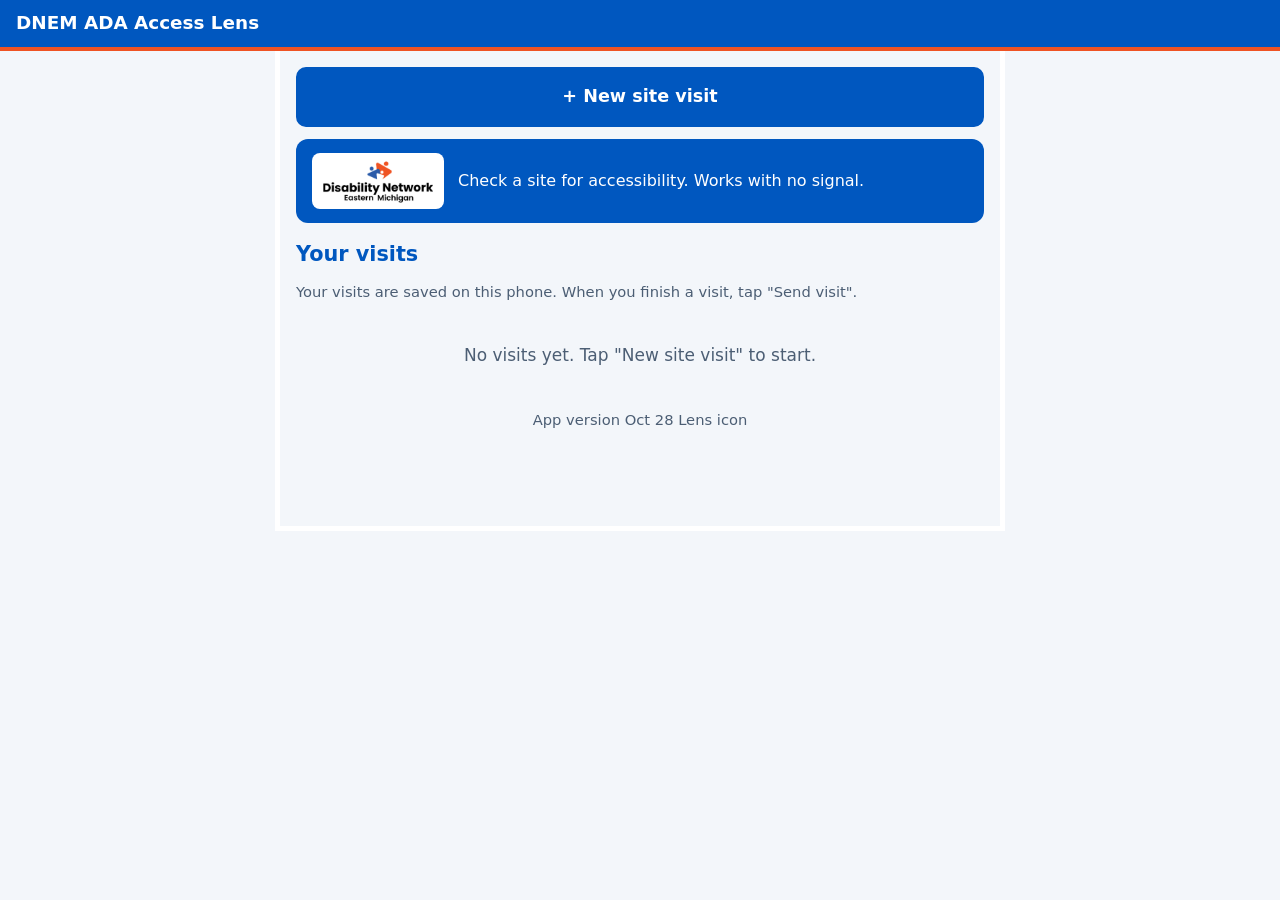
<file: docs/index.html>
<!doctype html>
<html lang="en">
<head>
<meta charset="utf-8">
<meta name="viewport" content="width=device-width, initial-scale=1, viewport-fit=cover">
<title>DNEM ADA Access Lens</title>
<meta name="theme-color" content="#0057BF">
<link rel="manifest" href="manifest.webmanifest">
<link rel="icon" href="icon-192.png">
<link rel="apple-touch-icon" href="icon-180.png">
<meta name="apple-mobile-web-app-capable" content="yes">
<meta name="apple-mobile-web-app-title" content="ADA Access Lens">
<link rel="stylesheet" href="styles.css">
</head>
<body>
<a class="skip" href="#main">Skip to content</a>
<header class="bar">
  <button id="back" class="icon-btn" type="button" aria-label="Back" hidden>&#8592;</button>
  <h1 id="title">DNEM ADA Access Lens</h1>
  <span id="net" class="net" role="status" aria-live="polite"></span>
</header>
<main id="main" tabindex="-1"></main>
<div id="toast" class="toast" role="status" aria-live="polite"></div>
<script src="lib/jszip.min.js"></script>
<script src="rules.js"></script>
<script src="engine.js"></script>
<script src="walk.js"></script>
<script src="app.js"></script>
</body>
</html>
</file>
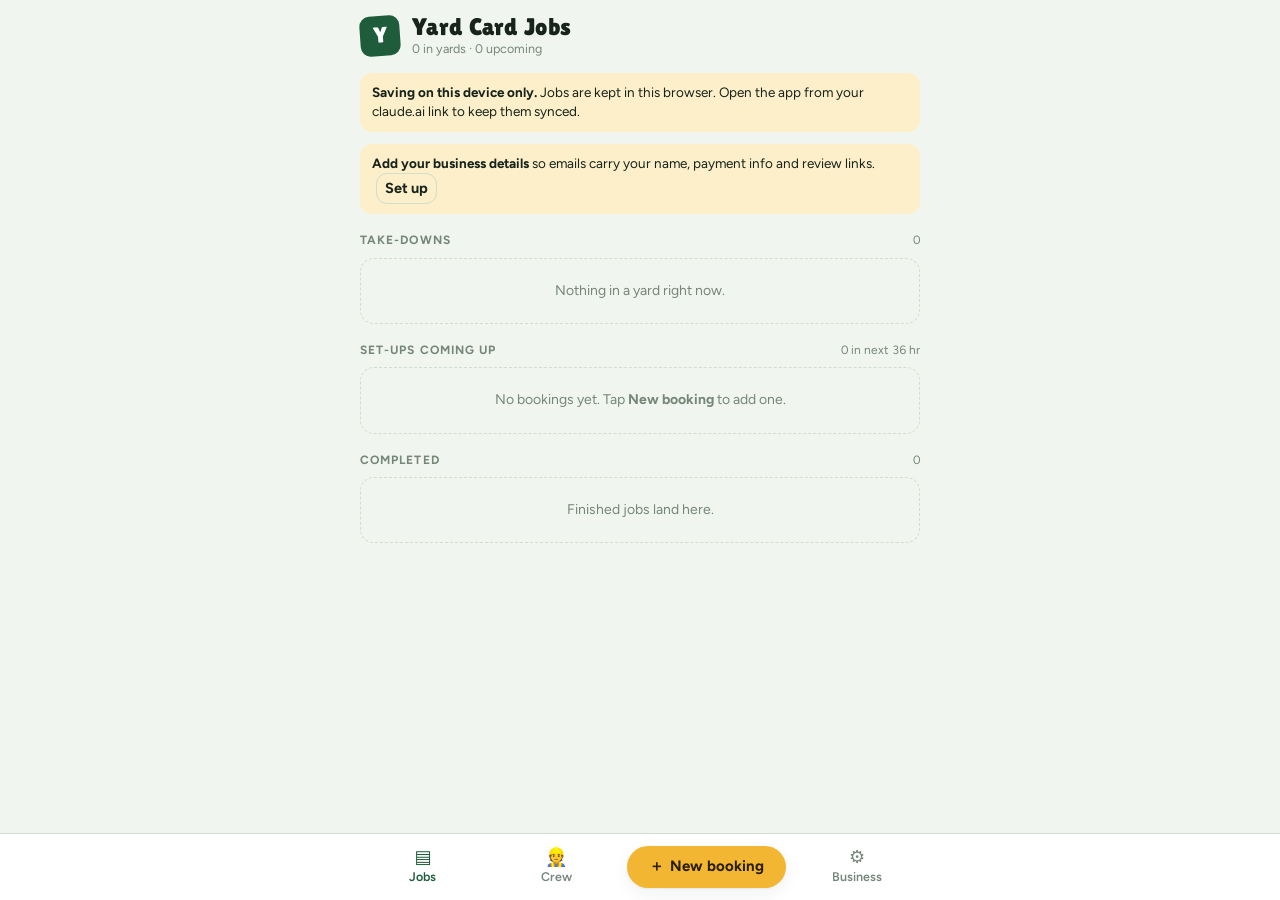
<file: yard-card-app/index.html>
<!doctype html><html><head><meta charset=utf8><meta name=viewport content="width=device-width,initial-scale=1,viewport-fit=cover"><link rel="manifest" href="manifest.webmanifest"><meta name="theme-color" content="#1E5C3B"><meta name="mobile-web-app-capable" content="yes"><meta name="apple-mobile-web-app-capable" content="yes"><meta name="apple-mobile-web-app-title" content="Yard Cards"><link rel="icon" type="image/png" href="icons/icon-192.png"><link rel="apple-touch-icon" sizes="180x180" href="icons/icon-180.png"><style>:root{color-scheme:light;box-sizing:border-box;padding-top:env(safe-area-inset-top,0px);padding-bottom:env(safe-area-inset-bottom,0px)}html{scroll-padding-top:env(safe-area-inset-top,0px)}body{margin:0;padding:0;font:14px -apple-system,BlinkMacSystemFont,sans-serif;background:#faf9f5;color:#141413}img{max-width:100%}[hidden]:not([hidden=until-found i]){display:none!important}</style></head><body>
<title>Yard Card Jobs</title>
<link rel="preconnect" href="https://fonts.googleapis.com">
<link rel="stylesheet" href="https://fonts.googleapis.com/css2?family=Lilita+One&family=Figtree:wght@400;500;600;700&display=swap">
<style>
:root{
  --ground:#F1F5EF; --surface:#FFFFFF; --surface-2:#E6EEE3; --line:#D2DDCD;
  --ink:#17231B; --ink-2:#4A5A4E; --ink-3:#768679;
  --lawn:#1E5C3B; --lawn-ink:#FFFFFF; --lawn-soft:#DCEBDF;
  --pop:#F2B632; --pop-ink:#2A1E00; --pop-soft:#FCEFC9;
  --sky:#2F6FA8; --sky-soft:#DDEAF6;
  --warn:#B4441F; --warn-soft:#F8E1D8;
  --shadow:0 1px 2px rgba(23,35,27,.06),0 6px 18px rgba(23,35,27,.06);
  --display:"Lilita One","Arial Rounded MT Bold","Trebuchet MS",sans-serif;
  --body:"Figtree",system-ui,-apple-system,"Segoe UI",sans-serif;
}
@media (prefers-color-scheme: dark){
  :root:not([data-theme="light"]){
    color-scheme:dark;
    --ground:#0F1712; --surface:#18231C; --surface-2:#213027; --line:#2E3F33;
    --ink:#E9F0EA; --ink-2:#B3C2B6; --ink-3:#83958A;
    --lawn:#5DBB84; --lawn-ink:#08140D; --lawn-soft:#1D3527;
    --pop:#F5C451; --pop-ink:#231800; --pop-soft:#3A2F12;
    --sky:#7DB3E6; --sky-soft:#1B2C3D;
    --warn:#F08A63; --warn-soft:#3A2018;
    --shadow:0 1px 2px rgba(0,0,0,.3),0 6px 18px rgba(0,0,0,.25);
  }
}
:root[data-theme="dark"]{
  color-scheme:dark;
  --ground:#0F1712; --surface:#18231C; --surface-2:#213027; --line:#2E3F33;
  --ink:#E9F0EA; --ink-2:#B3C2B6; --ink-3:#83958A;
  --lawn:#5DBB84; --lawn-ink:#08140D; --lawn-soft:#1D3527;
  --pop:#F5C451; --pop-ink:#231800; --pop-soft:#3A2F12;
  --sky:#7DB3E6; --sky-soft:#1B2C3D;
  --warn:#F08A63; --warn-soft:#3A2018;
  --shadow:0 1px 2px rgba(0,0,0,.3),0 6px 18px rgba(0,0,0,.25);
}
*{box-sizing:border-box}
html,body{background:var(--ground)}
body{font-family:var(--body);color:var(--ink);font-size:15px;line-height:1.45;padding-inline:16px;padding-block:0 96px;-webkit-font-smoothing:antialiased}
.wrap{max-width:560px;margin:0 auto}
h1,h2,h3{margin:0;text-wrap:balance}
button,input,textarea,select{font:inherit;color:inherit}
:focus-visible{outline:3px solid var(--pop);outline-offset:2px}

/* top bar */
.top{position:sticky;top:env(safe-area-inset-top,0px);z-index:5;background:var(--ground);padding-block:14px 10px;display:flex;align-items:center;gap:12px}
.logo{width:40px;height:40px;flex:none;display:grid;place-items:center;background:var(--lawn);color:var(--lawn-ink);border-radius:10px;font-family:var(--display);font-size:22px;transform:rotate(-4deg)}
.logo img{width:100%;height:100%;object-fit:contain;border-radius:inherit;display:block}
.logo.has-img{background:var(--surface);border:1px solid var(--line);transform:none}
.brand-row{display:flex;align-items:center;gap:14px}
.brand-prev{width:72px;height:72px;flex:none;display:grid;place-items:center;border-radius:18px;overflow:hidden;color:#fff;font-family:var(--display);font-size:34px;border:1px solid var(--line);background:var(--surface)}
.brand-prev img{width:100%;height:100%;object-fit:contain}
.swatches{display:flex;gap:10px;flex-wrap:wrap}
.swatches label{display:block;position:relative;cursor:pointer}
.swatches input{position:absolute;opacity:0;inset:0;margin:0;cursor:pointer}
.swatches span{display:block;width:34px;height:34px;border-radius:50%;border:2px solid var(--surface);box-shadow:0 0 0 1px var(--line)}
.swatches input:checked+span{box-shadow:0 0 0 3px var(--ink)}
.swatches input:focus-visible+span{outline:3px solid var(--pop);outline-offset:2px}
.chk{display:flex;gap:10px;align-items:center;padding:7px 0;cursor:pointer;font-size:14.5px}
.chk input{width:20px;height:20px;flex:none;accent-color:var(--lawn)}
.chk-row{display:flex;align-items:center;gap:8px}
.chk-row .chk{flex:1;min-width:0}
.qty{width:68px;flex:none;padding:7px 8px;border:1px solid var(--line);border-radius:8px;background:var(--surface);text-align:center;font-weight:700}
/* sign inventory: Sign | Qty | On hand */
.inv-head,.inv-row{display:grid;grid-template-columns:minmax(0,1fr) 66px 66px;gap:8px;align-items:center}
.inv-head{font-size:11.5px;letter-spacing:.07em;text-transform:uppercase;color:var(--ink-3);font-weight:700;padding:10px 0 0}
.inv-head span:nth-child(n+2){text-align:center}
.inv-row .qty{width:100%}
.inv-row select.qty{padding:7px 4px;text-align-last:center}
.inv-sub{display:block;font-size:12px;color:var(--ink-3);font-weight:500;line-height:1.3}
.onhand{text-align:center;font-weight:700;font-variant-numeric:tabular-nums;border-radius:8px;padding:8px 0;background:var(--lawn-soft);color:var(--lawn)}
.onhand.neg{background:var(--warn-soft);color:var(--warn)}
.inv-edit{display:grid;gap:6px;padding:10px 0;border-top:1px solid var(--line)}
.ie-line{display:grid;grid-template-columns:minmax(0,1fr) 84px 44px;gap:8px;align-items:center}
.ie-line .x{height:46px;border:1px solid var(--line);border-radius:10px;background:var(--surface);cursor:pointer;color:var(--warn);font-size:16px}
details.cat{border-top:1px solid var(--line);padding:6px 0}
details.cat summary{cursor:pointer;font-weight:700;padding:6px 0;list-style:none;display:flex;justify-content:space-between;gap:8px}
details.cat summary::-webkit-details-marker{display:none}
details.cat summary .n{font-weight:600;color:var(--ink-3);font-size:12.5px}
.ex{display:flex;gap:12px;align-items:center;padding:10px 0;border-top:1px solid var(--line)}
.ex img{width:64px;height:64px;object-fit:cover;border-radius:10px;flex:none;border:1px solid var(--line)}
.ex .grow{flex:1;min-width:0;overflow-wrap:anywhere}
.exprev{width:100%;max-height:200px;object-fit:cover;border-radius:12px;margin-top:8px;border:1px solid var(--line)}
.top h1{font-family:var(--display);font-weight:400;font-size:24px;letter-spacing:.3px;line-height:1.1}
.top .sub{font-size:12.5px;color:var(--ink-3)}
.top .back{border:0;background:var(--surface);border:1px solid var(--line);width:40px;height:40px;border-radius:10px;cursor:pointer;flex:none;font-size:18px}

/* bottom nav */
.nav{position:fixed;left:0;right:0;bottom:0;z-index:6;background:var(--surface);border-top:1px solid var(--line);padding:8px 16px calc(8px + env(safe-area-inset-bottom,0px));display:flex;justify-content:center}
.nav-in{display:grid;grid-template-columns:1fr 1fr auto 1fr;gap:8px;align-items:center;width:100%;max-width:560px}
.nav button{border:0;background:none;cursor:pointer;padding:6px;border-radius:10px;font-size:12.5px;font-weight:600;color:var(--ink-3);display:flex;flex-direction:column;align-items:center;gap:2px}
.nav button[aria-current="page"]{color:var(--lawn)}
.nav .ico{font-size:18px;line-height:1}
.nav .add{background:var(--pop);color:var(--pop-ink);border-radius:999px;padding:10px 22px;flex-direction:row;gap:6px;font-size:15px;font-weight:700;box-shadow:var(--shadow)}

/* banners */
.banner{border-radius:12px;padding:10px 12px;font-size:13.5px;margin-block:4px 12px;background:var(--pop-soft);color:var(--ink)}
.banner.warn{background:var(--warn-soft)}
.banner b{font-weight:700}

/* sections & job cards */
.sec{margin-block:18px 8px;display:flex;align-items:baseline;justify-content:space-between;gap:8px}
.sec h2{font-size:12px;letter-spacing:.09em;text-transform:uppercase;color:var(--ink-3);font-weight:700}
.sec .count{font-size:12px;color:var(--ink-3);font-variant-numeric:tabular-nums}
.list{display:grid;gap:10px}
.job{display:grid;grid-template-columns:56px 1fr auto;gap:12px;align-items:center;background:var(--surface);border:1px solid var(--line);border-radius:14px;padding:10px 12px 10px 10px;cursor:pointer;text-align:left;width:100%}
.job:hover{border-color:var(--ink-3)}
.thumb{width:56px;height:56px;border-radius:10px;background:var(--surface-2);display:grid;place-items:center;overflow:hidden;font-family:var(--display);font-size:22px;color:var(--lawn)}
.thumb img{width:100%;height:100%;object-fit:cover}
.job .nm{font-weight:700;font-size:15.5px;line-height:1.25}
.job .meta{font-size:13px;color:var(--ink-2);margin-top:2px}
.job .when{font-size:12.5px;color:var(--ink-3);font-variant-numeric:tabular-nums;margin-top:2px}
.pill{display:inline-flex;align-items:center;gap:5px;font-size:11.5px;font-weight:700;padding:4px 9px;border-radius:999px;white-space:nowrap}
.pill::before{content:"";width:7px;height:7px;border-radius:50%;background:currentColor}
.st-booked{background:var(--sky-soft);color:var(--sky)}
.st-confirmed{background:var(--sky-soft);color:var(--sky)}
.st-setup{background:var(--pop-soft);color:var(--ink)}
.st-setup::before{background:var(--pop)}
.st-complete{background:var(--lawn-soft);color:var(--lawn)}
.st-due{background:var(--warn-soft);color:var(--warn)}
.empty{padding:22px 16px;text-align:center;color:var(--ink-3);border:1.5px dashed var(--line);border-radius:14px;font-size:14px}

/* detail */
.hero{background:var(--lawn);color:var(--lawn-ink);border-radius:16px;padding:16px;display:grid;gap:6px;position:relative;overflow:hidden}
.hero .occ{font-size:12px;letter-spacing:.08em;text-transform:uppercase;opacity:.85;font-weight:700}
.hero h2{font-family:var(--display);font-weight:400;font-size:28px;line-height:1.08}
.hero .msg{font-size:14px;opacity:.92}
.hero .stakes{position:absolute;right:14px;top:12px;display:flex;gap:3px;opacity:.9}
.hero .stakes span{width:22px;height:26px;border-radius:4px;background:var(--pop);color:var(--pop-ink);font-family:var(--display);font-size:16px;display:grid;place-items:center}
.hero .stakes span:nth-child(2n){transform:translateY(3px) rotate(4deg)}
.hero .stakes span:nth-child(3n){transform:rotate(-5deg)}

.steps{list-style:none;margin:14px 0 0;padding:0;display:grid;grid-template-columns:repeat(3,1fr);gap:6px}
.steps li{background:var(--surface);border:1px solid var(--line);border-radius:10px;padding:8px;font-size:12px;color:var(--ink-3);display:flex;gap:6px;align-items:center;font-weight:600}
.steps .n{width:20px;height:20px;border-radius:50%;display:grid;place-items:center;background:var(--surface-2);font-size:11px;flex:none;font-variant-numeric:tabular-nums}
.steps .done{color:var(--lawn)}
.steps .done .n{background:var(--lawn);color:var(--lawn-ink)}
.steps .now{color:var(--ink);border-color:var(--pop);box-shadow:0 0 0 2px var(--pop-soft)}
.steps .now .n{background:var(--pop);color:var(--pop-ink)}

.card{background:var(--surface);border:1px solid var(--line);border-radius:14px;padding:14px;margin-top:12px}
.card h3{font-size:16px;font-weight:700;margin-bottom:4px}
.card p.hint{margin:0 0 10px;color:var(--ink-2);font-size:13.5px}
.card.action{border:2px solid var(--pop);box-shadow:var(--shadow)}
.kv{display:grid;grid-template-columns:auto 1fr;gap:6px 14px;font-size:14px;margin:0}
.kv dt{color:var(--ink-3);font-size:13px}
.kv dd{margin:0;font-variant-numeric:tabular-nums;overflow-wrap:anywhere}
.row{display:flex;flex-wrap:wrap;gap:8px;margin-top:10px}
.btn{border:1px solid var(--line);background:var(--surface);border-radius:11px;padding:11px 14px;font-weight:700;font-size:14.5px;cursor:pointer;display:inline-flex;align-items:center;justify-content:center;gap:6px}
.btn.primary{background:var(--lawn);color:var(--lawn-ink);border-color:var(--lawn)}
.btn.pop{background:var(--pop);color:var(--pop-ink);border-color:var(--pop)}
.btn.ghost{background:none}
.btn.danger{color:var(--warn);background:none}
.btn.wide{flex:1 1 100%}
.btn[disabled]{opacity:.55;cursor:default}
.sent{font-size:12.5px;color:var(--lawn);font-weight:600;margin-top:8px}
.photo{border-radius:12px;overflow:hidden;background:var(--surface-2);margin-top:6px;aspect-ratio:4/3;max-width:100%;display:grid;place-items:center;color:var(--ink-3);font-size:13.5px}
.photo img{width:100%;height:100%;object-fit:cover;display:block}
.countdown{font-family:var(--display);font-size:22px;color:var(--warn);font-weight:400;line-height:1.1}

/* forms */
form{display:grid;gap:14px}
fieldset{border:0;padding:0;margin:0;display:grid;gap:12px}
legend{font-size:12px;letter-spacing:.09em;text-transform:uppercase;color:var(--ink-3);font-weight:700;margin-bottom:8px;padding:0}
label{display:grid;gap:5px;font-size:13px;font-weight:600;color:var(--ink-2)}
input,textarea,select{width:100%;background:var(--surface);border:1px solid var(--line);border-radius:10px;padding:11px 12px;font-size:16px;color:var(--ink)}
textarea{min-height:88px;resize:vertical}
.two{display:grid;grid-template-columns:1fr 1fr;gap:10px}
@media (max-width:380px){.two{grid-template-columns:1fr}}
.addon{display:grid;grid-template-columns:1fr 96px 40px;gap:8px;align-items:end}
.addon .x{height:46px;border:1px solid var(--line);border-radius:10px;background:var(--surface);cursor:pointer}
.total{display:flex;justify-content:space-between;font-weight:700;font-variant-numeric:tabular-nums;padding-top:8px;border-top:1px solid var(--line)}
.fine{font-size:12.5px;color:var(--ink-3)}

/* sheet (email preview) */
.scrim{position:fixed;inset:0;background:rgba(10,18,12,.5);z-index:20;display:flex;align-items:flex-end;justify-content:center}
.sheet{background:var(--ground);width:100%;max-width:600px;max-height:92%;overflow:auto;border-radius:18px 18px 0 0;padding:16px 16px calc(16px + env(safe-area-inset-bottom,0px))}
.sheet h3{font-family:var(--display);font-weight:400;font-size:22px}
.sheet .to{font-size:13.5px;color:var(--ink-2);margin:4px 0 12px;overflow-wrap:anywhere}
.mail{background:#FFFFFF;color:#17231B;border:1px solid var(--line);border-radius:12px;padding:14px;font-size:14px;margin-top:10px;overflow-x:auto}
.mail table{border-collapse:collapse;width:100%;font-variant-numeric:tabular-nums}
.mail td{padding:5px 0;border-bottom:1px solid var(--line)}
.mail td:last-child{text-align:right}
.status{margin-top:10px;font-size:13.5px;border-radius:10px;padding:10px 12px}
.status.ok{background:var(--lawn-soft);color:var(--ink)}
.status.err{background:var(--warn-soft);color:var(--ink)}
.toast{position:fixed;left:50%;bottom:calc(84px + env(safe-area-inset-bottom,0px));transform:translateX(-50%);background:var(--ink);color:var(--ground);padding:10px 16px;border-radius:999px;font-size:14px;font-weight:600;z-index:30;max-width:calc(100% - 32px)}
@media (prefers-reduced-motion:no-preference){.sheet{animation:up .22s ease-out}@keyframes up{from{transform:translateY(24px);opacity:.6}}}
</style>

<div class="wrap" id="app"></div>
<nav class="nav" aria-label="Main">
  <div class="nav-in">
    <button type="button" id="nav-jobs" data-go="jobs"><span class="ico" aria-hidden="true">▤</span>Jobs</button>
    <button type="button" id="nav-crew" data-go="crew"><span class="ico" aria-hidden="true">👷</span>Crew</button>
    <button type="button" class="add" id="nav-new" data-go="new"><span aria-hidden="true">＋</span> New booking</button>
    <button type="button" id="nav-settings" data-go="settings"><span class="ico" aria-hidden="true">⚙</span>Business</button>
  </div>
</nav>
<div id="sheet-root"></div>

<script>
(function(){
"use strict";
const $ = (s, r=document) => r.querySelector(s);
const esc = s => String(s ?? "").replace(/[&<>"']/g, c => ({"&":"&amp;","<":"&lt;",">":"&gt;",'"':"&quot;","'":"&#39;"}[c]));
const money = n => "$" + (Number(n)||0).toFixed(2);
const DEFAULT_SETTINGS = {
  name:"", email:"", phone:"", payment:"", facebook:"", instagram:"", google:"", signoff:"Thanks for celebrating with us!",
  logo:"", iconText:"", iconColor:"#1E5C3B",
  workers:"", workerLeadHours:"24", workerText:"", signs:"", signInv:""
};
const SPORTS_CAT = "Michigan sports";
const SPORTS_TEAMS = ["Red Wings","Tigers","Lions","Pistons","WNBA team"];
const DEFAULT_WORKER_TEXT = "Hi {worker}, set-up for {honoree} ({occasion}) — {setup}.\nAddress: {address}\nMessage on the lawn: {message}\nSigns to bring: {signs}\nNotes: {notes}\nExample photo: {photo}\nTake-down: {takedown}\nCustomer: {customer} {phone}\nQuestions? Call {business}.";
const DEFAULT_SIGNS = "Birthday: Happy Birthday banner, Age number sign, Balloon arch, Cake topper sign, Confetti stakes\nGraduation: Congrats Grad banner, Class year sign, Cap & diploma stakes, School-color balloons\nNew baby: Welcome baby sign, Stork sign, Baby name letters, Pink or blue balloons\nAnniversary: Happy Anniversary banner, Years-together number sign, Heart stakes\nWelcome home: Welcome home banner, Flag stakes, Balloon bouquet\nRetirement: Happy Retirement banner, Years-of-service sign, Hobby theme stakes\nHoliday: Seasonal theme sign, String lights, Lawn ornaments\nMichigan sports: Red Wings, Tigers, Lions, Pistons, WNBA team";
const ICON_COLORS = ["#1E5C3B","#2F6FA8","#B4441F","#7A3E9D","#C48A00","#222222"];

/* ---------- storage: db when available, this browser otherwise ---------- */
const store = {
  mode:"loading", jobs:[], examples:[], settings:{...DEFAULT_SETTINGS}, db:null, listeners:[],
  emit(){ this.listeners.forEach(f=>f()); },
  local(key, val){
    try{
      if(val===undefined){ const v = localStorage.getItem(key); return v ? JSON.parse(v) : null; }
      localStorage.setItem(key, JSON.stringify(val));
    }catch(e){ return null; }
  },
  async init(){
    let db = null;
    try{ db = window.claude && await window.claude.use("db"); }catch(e){ db = null; }
    if(db){
      this.db = db; this.mode = "db";
      db.collection("jobs").onSnapshot(snap=>{
        this.jobs = snap.docs.map(d=>({id:d.id, ...d.data()})); this.emit();
      }, ()=>{ this.mode="db-error"; this.emit(); });
      db.doc("settings/business").onSnapshot(s=>{
        this.settings = {...DEFAULT_SETTINGS, ...(s.exists ? s.data() : {})}; this.emit();
      });
      db.collection("examples").onSnapshot(snap=>{
        this.examples = snap.docs.map(d=>({id:d.id, ...d.data()})); this.emit();
      }, ()=>{});
    }else{
      this.mode = "local";
      this.jobs = this.local("ycj-jobs") || [];
      this.settings = {...DEFAULT_SETTINGS, ...(this.local("ycj-settings")||{})};
      this.examples = this.local("ycj-examples") || [];
      this.emit();
    }
  },
  async saveJob(job){
    job.updatedAt = new Date().toISOString();
    const {id, ...data} = job;
    if(this.db){ await this.db.doc("jobs/"+id).set(JSON.parse(JSON.stringify(data))); }
    else{
      const i = this.jobs.findIndex(j=>j.id===id);
      if(i<0) this.jobs.push(job); else this.jobs[i] = job;
      this.local("ycj-jobs", this.jobs); this.emit();
    }
  },
  async removeJob(id){
    if(this.db){ await this.db.doc("jobs/"+id).delete(); }
    else{ this.jobs = this.jobs.filter(j=>j.id!==id); this.local("ycj-jobs", this.jobs); this.emit(); }
  },
  async saveSettings(s){
    if(this.db){ await this.db.doc("settings/business").set(s); this.settings = s; }
    else{ this.settings = s; this.local("ycj-settings", s); this.emit(); }
  },
  async saveExample(ex){
    const {id, ...data} = ex;
    if(this.db){ await this.db.doc("examples/"+id).set(JSON.parse(JSON.stringify(data))); }
    const i = this.examples.findIndex(x=>x.id===id);
    if(i<0) this.examples.push(ex); else this.examples[i] = ex;
    if(!this.db){ this.local("ycj-examples", this.examples); this.emit(); }
  },
  async removeExample(id){
    if(this.db){ await this.db.doc("examples/"+id).delete(); }
    this.examples = this.examples.filter(x=>x.id!==id);
    if(!this.db){ this.local("ycj-examples", this.examples); this.emit(); }
  }
};

/* ---------- helpers ---------- */
const newId = () => "j" + Date.now().toString(36) + Math.random().toString(36).slice(2,6);
const toDate = s => s ? new Date(s) : null;
function fmtWhen(s){
  const d = toDate(s); if(!d || isNaN(d)) return "—";
  return d.toLocaleString(undefined,{weekday:"short",month:"short",day:"numeric",hour:"numeric",minute:"2-digit"});
}
function fmtDay(s){
  const d = toDate(s); if(!d || isNaN(d)) return "—";
  return d.toLocaleDateString(undefined,{weekday:"long",month:"long",day:"numeric"});
}
function fmtTime(s){
  const d = toDate(s); if(!d || isNaN(d)) return "—";
  return d.toLocaleTimeString(undefined,{hour:"numeric",minute:"2-digit"});
}
function relTime(s){
  const d = toDate(s); if(!d) return "";
  const mins = Math.round((d - Date.now())/60000);
  const a = Math.abs(mins);
  const txt = a < 60 ? a+" min" : a < 60*36 ? Math.round(a/60)+" hr" : Math.round(a/1440)+" days";
  return mins >= 0 ? "in " + txt : txt + " ago";
}
function totals(j){
  const base = Number(j.price)||0;
  const adds = (j.addons||[]).reduce((s,a)=>s+(Number(a.amount)||0),0);
  const total = base + adds;
  const paid = Number(j.deposit)||0;
  return {base, adds, total, paid, due: Math.max(0,total-paid)};
}
function stage(j){
  if(j.status==="complete") return 3;
  if(j.status==="setup") return 2;
  return 1;
}
function parseWorkers(text){
  return String(text||"").split("\n").map(l=>l.trim()).filter(Boolean).map(l=>{
    const m = l.match(/^(.*?)[,\s]+([+(]?\d[\d\s().+-]{5,})$/);
    return m ? {name:m[1].trim(), phone:m[2].trim()} : {name:l, phone:""};
  });
}
function parseSigns(text){
  return String(text||"").split("\n").map(l=>l.trim()).filter(Boolean).map(l=>{
    const i = l.indexOf(":");
    if(i<0) return {name:l, items:[]};
    return {name:l.slice(0,i).trim(), items:l.slice(i+1).split(",").map(x=>x.trim()).filter(Boolean)};
  }).filter(c=>c.items.length);
}
/* ---------- sign inventory ----------
   settings.signInv = JSON array of {cat, name, total}. total null = not counted.
   Until the inventory is saved once, the old "Category: sign, sign" text list is used. */
function getInv(){
  const raw = store.settings.signInv;
  if(raw){ try{ const a = JSON.parse(raw); if(Array.isArray(a)) return a.filter(x=>x && x.name); }catch(e){} }
  const out = [];
  parseSigns(store.settings.signs||DEFAULT_SIGNS).forEach(c=>c.items.forEach(n=>out.push({cat:c.name, name:n, total:null})));
  return out;
}
function invCats(){
  const m = new Map();
  getInv().forEach(it=>{
    const c = String(it.cat||"").trim() || "Other";
    if(!m.has(c)) m.set(c, []);
    const t = (it.total===null || it.total===undefined || it.total==="") ? null : Math.max(0, Number(it.total)||0);
    m.get(c).push({name:it.name, total:t});
  });
  return [...m].map(([name,items])=>({name, items}));
}
// How many of a sign are out on jobs that aren't finished yet (optionally ignoring one job).
function signOut(name, exceptId){
  return store.jobs.reduce((n,j)=>{
    if(j.id===exceptId || j.status==="complete") return n;
    return n + ((j.signs||[]).includes(name) ? (Number((j.signQty||{})[name])||1) : 0);
  }, 0);
}
function exSrc(ex){ return ex.photoId ? "/_blob/"+ex.photoId : (ex.photoData||""); }
function pickExample(j){
  const list = store.examples || [];
  if(j.exampleId){ const e = list.find(x=>x.id===j.exampleId); if(e) return e; }
  const occ = (j.occasion||"").trim().toLowerCase();
  return occ ? (list.find(x=>(x.category||"").trim().toLowerCase()===occ) || null) : null;
}
function buildCrewText(j, worker){
  const s = store.settings;
  const vals = {worker: worker||"team", customer:j.customerName, honoree:j.honoree||j.customerName, occasion:j.occasion, message:j.message, address:j.address,
    setup: j.setupAt?fmtWhen(j.setupAt):"", takedown: j.takedownAt?fmtWhen(j.takedownAt):"", signs:(j.signs||[]).map(i=>{ const q = Number((j.signQty||{})[i])||1; return q>1 ? q+" × "+i : i; }).join(", "), notes:j.workerNote, phone:j.phone, business:s.name||s.phone, photo:((typeof pickExample==="function" && pickExample(j))||{}).link||""};
  const tpl = s.workerText||DEFAULT_WORKER_TEXT;
  const out = tpl.split("\n").map(line=>{
    const keys = [...line.matchAll(/\{(\w+)\}/g)].map(m=>m[1]);
    if(keys.length && keys.every(k=>!String(vals[k]||"").trim())) return null;
    return line.replace(/\{(\w+)\}/g,(m,k)=>k in vals ? String(vals[k]||"").trim() : m).replace(/\s+$/,"");
  }).filter(l=>l!==null).join("\n");
  // older saved wording may not have {photo}; add the link anyway
  return (!/\{photo\}/.test(tpl) && vals.photo) ? out + "\nExample photo: " + vals.photo : out;
}
function needsCrewText(j){
  if((j.status!=="booked" && j.status!=="confirmed") || j.crewSent || j.crewSkip) return false;
  const st = toDate(j.setupAt); if(!st || isNaN(st) || st <= Date.now()) return false;
  const hrs = Number(store.settings.workerLeadHours)||24;
  return st <= Date.now() + hrs*3600e3;
}
function smsHref(phone, text){
  const sep = /iPhone|iPad|iPod/i.test(navigator.userAgent) ? "&" : "?";
  return "sms:" + String(phone||"").replace(/[^\d+]/g,"") + sep + "body=" + encodeURIComponent(text);
}
function needsPickupReminder(j){
  if(j.status!=="setup" || (j.emails && j.emails.pickup) || j.pickupSkip) return false;
  const td = toDate(j.takedownAt); if(!td || isNaN(td) || td <= Date.now()) return false;
  const end = new Date(); end.setDate(end.getDate()+1); end.setHours(23,59,59,999);   // end of tomorrow
  return td <= end;                                                                    // due once it's the day before
}
function statusPill(j){
  const now = Date.now();
  if(needsPickupReminder(j) && !(toDate(j.takedownAt) <= now + 3*3600e3)) return `<span class="pill st-due">Remind customer</span>`;
  if(j.status==="setup" && toDate(j.takedownAt) && toDate(j.takedownAt) <= now + 3*3600e3) return `<span class="pill st-due">Take down ${toDate(j.takedownAt)<=now?"overdue":"soon"}</span>`;
  const map = {booked:["st-booked","Booked"],confirmed:["st-confirmed","Confirmed"],setup:["st-setup","Up in yard"],complete:["st-complete","Complete"]};
  const [c,t] = map[j.status] || map.booked;
  return `<span class="pill ${c}">${t}</span>`;
}
function photoSrc(j){ return j.photoId ? "/_blob/" + j.photoId : (j.photoData || ""); }
function toast(msg){
  const t = document.createElement("div"); t.className="toast"; t.role="status"; t.textContent = msg;
  document.body.appendChild(t); setTimeout(()=>t.remove(), 2600);
}
function invoiceNo(j){ return j.invoiceNo || ("YC-" + (j.setupAt||"").slice(0,10).replace(/-/g,"") + "-" + j.id.slice(-4).toUpperCase()); }

/* ---------- routing ---------- */
let route = {view:"jobs", id:null};
function go(view, id=null){ route = {view, id}; render(); window.scrollTo(0,0); }
document.querySelectorAll("[data-go]").forEach(b=>b.addEventListener("click",()=>go(b.dataset.go)));

function iconInitials(s){ return (s.iconText || (s.name||"Y").trim().slice(0,1) || "Y").toUpperCase().slice(0,2); }
function brandMark(){
  const s = store.settings;
  if(s.logo) return `<div class="logo has-img" aria-hidden="true"><img src="${esc(s.logo)}" alt=""></div>`;
  return `<div class="logo" aria-hidden="true" style="background:${esc(s.iconColor||"#1E5C3B")}">${esc(iconInitials(s))}</div>`;
}
function topBar(title, sub, back){
  return `<header class="top">
    ${back ? `<button type="button" class="back" data-back aria-label="Back to jobs">←</button>` : `${brandMark()}`}
    <div><h1>${esc(title)}</h1>${sub?`<div class="sub">${esc(sub)}</div>`:""}</div>
  </header>`;
}
function modeBanner(){
  if(store.mode==="local") return `<div class="banner"><b>Saving on this device only.</b> Jobs are kept in this browser. Open the app from your claude.ai link to keep them synced.</div>`;
  if(store.mode==="db-error") return `<div class="banner warn"><b>Lost connection to your saved jobs.</b> Reload the page to reconnect.</div>`;
  return "";
}

/* ---------- views ---------- */
function viewJobs(){
  const s = store.settings;
  const jobs = [...store.jobs];
  const now = Date.now(), soon = now + 36*3600e3;
  const takedowns = jobs.filter(j=>j.status==="setup").sort((a,b)=>String(a.takedownAt).localeCompare(String(b.takedownAt)));
  const upcoming = jobs.filter(j=>j.status==="booked"||j.status==="confirmed").sort((a,b)=>String(a.setupAt).localeCompare(String(b.setupAt)));
  const done = jobs.filter(j=>j.status==="complete").sort((a,b)=>String(b.takedownAt).localeCompare(String(a.takedownAt)));
  const setupSoon = upcoming.filter(j=>toDate(j.setupAt) && toDate(j.setupAt) <= soon);
  const card = (j, whenLabel, whenVal) => `
    <button type="button" class="job" data-open="${esc(j.id)}">
      <div class="thumb">${photoSrc(j) ? `<img src="${esc(photoSrc(j))}" alt="">` : esc((j.honoree||j.customerName||"?").trim().charAt(0).toUpperCase())}</div>
      <div>
        <div class="nm">${esc(j.honoree ? j.honoree : j.customerName)}${j.occasion?` · ${esc(j.occasion)}`:""}</div>
        <div class="meta">${esc(j.customerName)}${j.address?` · ${esc(j.address.split(",")[0])}`:""}</div>
        <div class="when">${whenLabel} ${esc(fmtWhen(whenVal))} · ${esc(relTime(whenVal))}</div>
      </div>
      ${statusPill(j)}
    </button>`;
  const due = takedowns.filter(needsPickupReminder);
  const dueBanner = due.length ? `<section class="banner warn" aria-label="Pick-up reminders due">
      <b>${due.length===1?"1 pick-up reminder is due":due.length+" pick-up reminders are due"}</b> — take-down is tomorrow or sooner.
      ${due.map(j=>`<div style="display:flex;align-items:center;gap:8px;margin-top:8px;flex-wrap:wrap">
        <div style="flex:1;min-width:150px"><b>${esc(j.honoree||j.customerName)}</b><br><span class="fine">${esc(fmtWhen(j.takedownAt))}</span></div>
        <button type="button" class="btn pop" data-remind="${esc(j.id)}">Review & send</button>
        <button type="button" class="btn ghost" data-skip="${esc(j.id)}">Skip</button>
      </div>`).join("")}
    </section>` : "";
  const crewDue = upcoming.filter(needsCrewText);
  const crewBanner = crewDue.length ? `<section class="banner warn" aria-label="Crew texts due">
      <b>${crewDue.length===1?"1 crew text is due":crewDue.length+" crew texts are due"}</b> — set-up is within ${esc(String(Number(s.workerLeadHours)||24))} hours.
      ${crewDue.map(j=>`<div style="display:flex;align-items:center;gap:8px;margin-top:8px;flex-wrap:wrap">
        <div style="flex:1;min-width:150px"><b>${esc(j.honoree||j.customerName)}</b><br><span class="fine">${esc(fmtWhen(j.setupAt))} · ${esc((j.address||"").split(",")[0])}</span></div>
        <button type="button" class="btn pop" data-crewopen="${esc(j.id)}">Review & text</button>
        <button type="button" class="btn ghost" data-crewskip="${esc(j.id)}">Skip</button>
      </div>`).join("")}
    </section>` : "";
  const setupNote = s.name ? "" : `<div class="banner"><b>Add your business details</b> so emails carry your name, payment info and review links. <button type="button" class="btn ghost" data-go2="settings" style="padding:4px 8px;margin-left:4px">Set up</button></div>`;
  return topBar(s.name || "Yard Card Jobs", `${takedowns.length} in yards · ${upcoming.length} upcoming`) + modeBanner() + crewBanner + dueBanner + setupNote + `
    <div class="sec"><h2>Take-downs</h2><span class="count">${takedowns.length}</span></div>
    <div class="list">${takedowns.length ? takedowns.map(j=>card(j,"Take down",j.takedownAt)).join("") : `<div class="empty">Nothing in a yard right now.</div>`}</div>
    <div class="sec"><h2>Set-ups coming up</h2><span class="count">${setupSoon.length} in next 36 hr</span></div>
    <div class="list">${upcoming.length ? upcoming.map(j=>card(j,"Set up",j.setupAt)).join("") : `<div class="empty">No bookings yet. Tap <b>New booking</b> to add one.</div>`}</div>
    <div class="sec"><h2>Completed</h2><span class="count">${done.length}</span></div>
    <div class="list">${done.length ? done.slice(0,20).map(j=>card(j,"Taken down",j.takedownAt)).join("") : `<div class="empty">Finished jobs land here.</div>`}</div>`;
}

function addonRow(a={desc:"",amount:""}, i){
  return `<div class="addon" data-addon>
    <label>Add-on<input id="ad-desc-${i}" name="addon-desc" value="${esc(a.desc)}" placeholder="e.g. Extra balloons"></label>
    <label>Price<input id="ad-amt-${i}" name="addon-amt" type="number" inputmode="decimal" step="0.01" min="0" value="${esc(a.amount)}"></label>
    <button type="button" class="x" data-rm-addon aria-label="Remove add-on">✕</button>
  </div>`;
}
function viewForm(j){
  const edit = !!j;
  j = j || {addons:[]};
  return topBar(edit ? "Edit booking" : "New booking", edit ? j.customerName : "Step 1 of 3 · details & times", true) + `
  <form id="jobform" novalidate>
    <fieldset><legend>Customer</legend>
      <label>Customer name<input id="f-customer" name="customerName" required value="${esc(j.customerName)}" autocomplete="off"></label>
      <div class="two">
        <label>Email<input id="f-email" name="email" type="email" inputmode="email" required value="${esc(j.email)}" autocomplete="off"></label>
        <label>Phone<input id="f-phone" name="phone" type="tel" inputmode="tel" value="${esc(j.phone)}" autocomplete="off"></label>
      </div>
      <label>Set-up address<input id="f-address" name="address" required value="${esc(j.address)}" autocomplete="off"></label>
    </fieldset>
    <fieldset><legend>The sign</legend>
      <div class="two">
        <label>Occasion<input id="f-occasion" name="occasion" list="occasions" value="${esc(j.occasion)}" placeholder="Birthday">
        <datalist id="occasions"><option>Birthday</option><option>Graduation</option><option>New baby</option><option>Anniversary</option><option>Welcome home</option><option>Retirement</option><option>Holiday</option></datalist></label>
        <label>Who it's for<input id="f-honoree" name="honoree" value="${esc(j.honoree)}" placeholder="Maya, 10"></label>
      </div>
      <label>Message on the lawn<input id="f-message" name="message" value="${esc(j.message)}" placeholder="HAPPY 10TH MAYA"></label>
      <label>Summary of the customer's request<textarea id="f-request" name="request" placeholder="Colors, theme, extras, gate code, where to place it…">${esc(j.request)}</textarea></label>
    </fieldset>
    <fieldset><legend>Times</legend>
      <div class="two">
        <label>Set up<input id="f-setup" name="setupAt" type="datetime-local" required value="${esc(j.setupAt)}"></label>
        <label>Take down<input id="f-takedown" name="takedownAt" type="datetime-local" required value="${esc(j.takedownAt)}"></label>
      </div>
    </fieldset>
    <fieldset><legend>Price</legend>
      <div class="two">
        <label>Package price<input id="f-price" name="price" type="number" inputmode="decimal" step="0.01" min="0" value="${esc(j.price)}"></label>
        <label>Deposit paid<input id="f-deposit" name="deposit" type="number" inputmode="decimal" step="0.01" min="0" value="${esc(j.deposit)}"></label>
      </div>
      <div id="addons" style="display:grid;gap:8px">${(j.addons||[]).map(addonRow).join("")}</div>
      <button type="button" class="btn ghost" id="add-addon">＋ Add an extra</button>
      <div class="total"><span>Balance due at take-down</span><span id="f-total">${money(totals(j).due)}</span></div>
    </fieldset>
    <div id="form-err" class="status err" hidden></div>
    <button class="btn primary wide" type="submit">${edit ? "Save changes" : "Save booking"}</button>
  </form>`;
}

// One sign on a job: checkbox + name, quantity dropdown, and (once checked) how many are left on hand.
// it.total === null means the sign isn't counted, so the dropdown is open-ended and there is no on-hand number.
function invRow(j, it, checked){
  const name = it.name, tracked = it.total !== null && it.total !== undefined;
  const q = Math.max(1, Number((j.signQty||{})[name])||1);
  const away = signOut(name, j.id);                       // out on OTHER unfinished jobs
  const free = tracked ? Math.max(0, it.total - away) : null;  // what this job could still take
  const maxQ = tracked ? Math.max(free, checked ? q : 0) : Math.max(20, q);
  let opts = ""; for(let n=1; n<=maxQ; n++) opts += `<option value="${n}" ${n===q?"selected":""}>${n}</option>`;
  const left = tracked ? it.total - away - q : null;
  const sub = tracked
    ? `Available: ${it.total}${away?` · ${away} out on other jobs`:""}`
    : `No count yet — set it in Business`;
  return `<div class="chk-row inv-row" data-total="${tracked?it.total:""}" data-away="${away}" data-free="${tracked?free:""}">
    <label class="chk"><input type="checkbox" data-sign value="${esc(name)}" ${checked?"checked":""}><span>${esc(name)}<small class="inv-sub">${esc(sub)}</small></span></label>
    <select class="qty" data-qty aria-label="How many: ${esc(name)}" ${checked?"":"hidden"}>${opts}</select>
    <div class="onhand ${left!==null&&left<0?"neg":""}" data-onhand aria-label="On hand: ${esc(name)}" ${checked?"":"hidden"}>${left===null?"—":left}</div>
  </div>`;
}
function signRow(j,i,checked){ return invRow(j, {name:i, total:null}, checked); }
function crewCard(j){
  const s = store.settings, workers = parseWorkers(s.workers), cats = invCats();
  const occ = (j.occasion||"").trim().toLowerCase(), picked = new Set(j.signs||[]);
  const ex = pickExample(j), exs = store.examples || [];
  const sent = j.crewSent ? `<div class="sent">✓ Texted${j.crewSent.worker?" to "+esc(j.crewSent.worker):""} ${esc(fmtWhen(j.crewSent.at))}</div>` : "";
  return `<section class="card" id="crew-card">
    <h3>Crew set-up sheet</h3>
    <p class="hint">Pick the signs for this job, then text the details and an example photo to your worker.</p>
    <label>Worker<select id="crew-worker"><option value="">Choose in Messages</option>${workers.map(w=>`<option value="${esc(w.name)}" ${j.worker===w.name?"selected":""}>${esc(w.name)}${w.phone?" · "+esc(w.phone):""}</option>`).join("")}</select></label>
    ${workers.length?"":`<p class="fine" style="margin:4px 0 0">Add your crew under the <b>Crew</b> tab to pick them here.</p>`}
    <div style="margin-top:12px"><b style="font-size:13px;letter-spacing:.06em;text-transform:uppercase;color:var(--ink-3)">Signs for this job</b>
      ${cats.length ? `<div class="inv-head" aria-hidden="true"><span>Sign</span><span>Qty</span><span>On hand</span></div>` : ""}
      ${cats.length ? cats.map(c=>{
        const n = c.items.filter(i=>picked.has(i.name)).length;
        return `<details class="cat" ${(n||c.name.toLowerCase()===occ)?"open":""}><summary><span>${esc(c.name)}</span><span class="n">${n?n+" selected":""}</span></summary>
          ${c.items.map(i=>invRow(j, i, picked.has(i.name))).join("")}</details>`;
      }).join("") : `<p class="fine">No sign list yet — add one under the <b>Business</b> tab.</p>`}
      ${(()=>{
        const known = new Set(cats.flatMap(c=>c.items.map(i=>i.name)));
        const orphans = (j.signs||[]).filter(i=>!known.has(i));
        return orphans.length ? `<details class="cat" open><summary><span>Not on your list anymore</span><span class="n">${orphans.length} selected</span></summary>
          <p class="fine" style="margin:0 0 4px">These were checked before the checklist changed. They still go in the text. Uncheck to remove.</p>
          ${orphans.map(i=>signRow(j,i,true)).join("")}</details>` : "";
      })()}
    </div>
    <label style="margin-top:10px">Notes for the crew<textarea id="crew-note" placeholder="Gate code, where to place it, colors…">${esc(j.workerNote||"")}</textarea></label>
    <label style="margin-top:10px">Example photo<select id="crew-ex"><option value="">Auto-match by occasion${ex&&!j.exampleId?" ("+esc(ex.label||"example")+")":""}</option>${exs.map(e=>`<option value="${esc(e.id)}" ${j.exampleId===e.id?"selected":""}>${esc(e.label||"Example")}${e.category?" · "+esc(e.category):""}</option>`).join("")}</select></label>
    <div id="crew-ex-prev">${ex?`<img class="exprev" src="${esc(exSrc(ex))}" alt="Example: ${esc(ex.label||"")}">`:`<p class="fine" style="margin:6px 0 0">${exs.length?"No example matches this occasion.":"No example photos yet — add some under the Crew tab."}</p>`}</div>
    ${sent}
    <div class="row"><button type="button" class="btn pop wide" data-crew-open>${j.crewSent?"Text crew again":"Preview & text crew"}</button></div>
  </section>`;
}
function viewDetail(j){
  if(!j) return topBar("Job not found","",true) + `<div class="empty">This job was deleted.</div>`;
  const st = stage(j), t = totals(j), s = store.settings;
  const letters = (j.message||j.honoree||"YAY").replace(/[^A-Za-z0-9]/g,"").slice(0,4).toUpperCase().split("");
  const stepCls = n => n < st || j.status==="complete" ? "done" : n===st ? "now" : "";
  const sentLine = (k) => j.emails && j.emails[k] ? `<div class="sent">✓ ${j.emails[k].draft?"Saved as Gmail draft":"Emailed"} ${esc(fmtWhen(j.emails[k].at))}</div>` : "";

  let action = "";
  if(st===1){
    action = `<section class="card action">
      <h3>Confirm the booking</h3>
      <p class="hint">Emails ${esc(j.email||"the customer")} a summary of their request with the set-up and take-down times.</p>
      ${sentLine("confirmation")}
      <div class="row">
        <button type="button" class="btn pop" data-mail="confirmation">${j.emails&&j.emails.confirmation?"Send again":"Preview confirmation email"}</button>
      </div>
      <hr style="border:0;border-top:1px solid var(--line);margin:14px 0">
      <h3>Sign is up?</h3>
      <p class="hint">Add a photo of the finished yard, then mark it set up. The take-down reminder starts here.</p>
      <label class="btn" for="photo-in" style="display:inline-flex">📷 ${photoSrc(j)?"Replace photo":"Add photo of finished job"}</label>
      <input id="photo-in" type="file" accept="image/*" capture="environment" hidden>
      ${photoSrc(j)?`<div class="photo"><img src="${esc(photoSrc(j))}" alt="Finished yard card for ${esc(j.honoree||j.customerName)}"></div>`:""}
      <div class="row"><button type="button" class="btn primary wide" data-act="setup" ${photoSrc(j)?"":"disabled"}>Mark set up</button></div>
      ${photoSrc(j)?"":`<p class="fine" style="margin:6px 0 0">Add the photo first — it goes into the customer's email.</p>`}
    </section>`;
  }else if(st===2){
    const td = toDate(j.takedownAt), overdue = td && td <= Date.now();
    action = `<section class="card action">
      <h3>Take-down reminder</h3>
      <div class="countdown">${overdue?"Overdue — ":""}${esc(fmtWhen(j.takedownAt))}</div>
      <p class="hint" style="margin-top:4px">${esc(relTime(j.takedownAt))} · ${esc(j.address)}</p>
      ${needsPickupReminder(j)?`<div class="banner warn" style="margin-top:8px"><b>Pick-up is coming up.</b> Send the customer a reminder below.</div>`:""}
      <div class="photo"><img src="${esc(photoSrc(j))}" alt="Finished yard card for ${esc(j.honoree||j.customerName)}"></div>
      <div class="row">
        <button type="button" class="btn pop" data-mail="setup">${j.emails&&j.emails.setup?"Resend photo email":"Email customer the photo"}</button>
      </div>
      ${sentLine("setup")}
      <div class="row">
        <button type="button" class="btn pop" data-mail="pickup">${j.emails&&j.emails.pickup?"Resend pick-up reminder":"Remind customer of pick-up"}</button>
        <button type="button" class="btn" data-mail="reminder">Email me a reminder</button>
      </div>
      ${sentLine("pickup")}
      ${sentLine("reminder")}
      <hr style="border:0;border-top:1px solid var(--line);margin:14px 0">
      <h3>Sign is picked up?</h3>
      <p class="hint">Marks the job done and opens the invoice + review request email.</p>
      <div class="row"><button type="button" class="btn primary wide" data-act="takedown">Mark taken down</button></div>
    </section>`;
  }else{
    action = `<section class="card action">
      <h3>Invoice & review request</h3>
      <p class="hint">Invoice ${esc(invoiceNo(j))} · balance ${money(t.due)}. Includes links to ${["facebook","instagram","google"].filter(k=>s[k]).map(k=>k[0].toUpperCase()+k.slice(1)).join(", ")||"your review pages (add them under Business)"}.</p>
      ${sentLine("final")}
      <div class="row"><button type="button" class="btn pop wide" data-mail="final">${j.emails&&j.emails.final?"Send again":"Preview invoice email"}</button></div>
      ${photoSrc(j)?`<div class="photo"><img src="${esc(photoSrc(j))}" alt="Finished yard card for ${esc(j.honoree||j.customerName)}"></div>`:""}
    </section>`;
  }

  return topBar(j.customerName, j.address, true) + `
    <div class="hero">
      <div class="stakes" aria-hidden="true">${letters.map(l=>`<span>${esc(l)}</span>`).join("")}</div>
      <div class="occ">${esc(j.occasion||"Yard card")}</div>
      <h2>${esc(j.honoree||j.customerName)}</h2>
      ${j.message?`<div class="msg">“${esc(j.message)}”</div>`:""}
    </div>
    <ol class="steps" aria-label="Job progress">
      <li class="${stepCls(1)}"><span class="n">1</span>Booked</li>
      <li class="${stepCls(2)}"><span class="n">2</span>Set up</li>
      <li class="${stepCls(3)}"><span class="n">3</span>Taken down</li>
    </ol>
    ${action}
    ${j.status!=="complete" ? crewCard(j) : ""}
    <section class="card">
      <h3>Booking</h3>
      <dl class="kv">
        <dt>Set up</dt><dd>${esc(fmtWhen(j.setupAt))}</dd>
        <dt>Take down</dt><dd>${esc(fmtWhen(j.takedownAt))}</dd>
        <dt>Email</dt><dd>${esc(j.email)}</dd>
        ${j.phone?`<dt>Phone</dt><dd>${esc(j.phone)}</dd>`:""}
        <dt>Address</dt><dd>${esc(j.address)}</dd>
        <dt>Request</dt><dd>${esc(j.request||"—")}</dd>
        <dt>Total</dt><dd>${money(t.total)}${t.paid?` · ${money(t.paid)} paid`:""}</dd>
      </dl>
      <div class="row">
        <button type="button" class="btn" data-act="edit">Edit</button>
        ${st>1?`<button type="button" class="btn ghost" data-act="undo">Move back a step</button>`:""}
        <button type="button" class="btn danger" data-act="delete">Delete</button>
      </div>
      <div id="del-confirm" hidden class="status err">Delete this job for good?
        <div class="row"><button type="button" class="btn danger" data-act="delete-yes">Delete</button><button type="button" class="btn" data-act="delete-no">Keep</button></div></div>
    </section>`;
}

function invEditRow(it){
  const name = it.name || "", tracked = it.total !== null && it.total !== undefined && it.total !== "";
  const out = name ? signOut(name) : 0;
  return `<div class="inv-edit" data-inv data-orig="${esc(name)}">
    <input class="ie-name" placeholder="Sign name (e.g. Red Wings)" value="${esc(name)}" aria-label="Sign name" autocomplete="off">
    <div class="ie-line">
      <input class="ie-cat" list="inv-cats" placeholder="Category" value="${esc(it.cat||"")}" aria-label="Category" autocomplete="off">
      <input class="ie-tot" type="number" inputmode="numeric" min="0" max="9999" placeholder="Total" value="${tracked?esc(String(it.total)):""}" aria-label="Total owned">
      <button type="button" class="x" data-inv-rm aria-label="Remove this sign">✕</button>
    </div>
    ${name && tracked ? `<div class="fine">In the shop now: ${Math.max(0, Number(it.total)-out)} of ${esc(String(it.total))}${out?` · ${out} out on jobs`:""}</div>` : ""}
  </div>`;
}
function viewSettings(){
  const s = store.settings;
  const inv = getInv(), invCatNames = [...new Set(inv.map(i=>String(i.cat||"").trim()).filter(Boolean))];
  const f = (id,key,label,type="text",ph="") => `<label>${label}<input id="${id}" name="${key}" type="${type}" value="${esc(s[key])}" placeholder="${esc(ph)}" autocomplete="off"></label>`;
  return topBar("Your business","Used in every email",true) + modeBanner() + `
  <form id="setform">
    <fieldset><legend>Business</legend>
      ${f("s-name","name","Business name","text","Front Yard Greetings")}
      <div class="two">${f("s-email","email","Your email","email","you@example.com")}${f("s-phone","phone","Phone","tel")}</div>
      <label>How customers pay<textarea id="s-payment" name="payment" placeholder="Venmo @frontyardgreetings · Zelle 555-0100 · cash at take-down">${esc(s.payment)}</textarea></label>
      ${f("s-signoff","signoff","Email sign-off")}
    </fieldset>
    <fieldset id="inv-fs"><legend>Sign inventory</legend>
      <p class="fine" style="margin:0">List every sign you own and how many (the total). On a job, checking a sign takes that many out of the shop, and they come back when the job is marked complete. Leave Total blank for signs you don't want to count.</p>
      <datalist id="inv-cats">${invCatNames.map(c=>`<option value="${esc(c)}"></option>`).join("")}</datalist>
      <div id="inv-rows">${inv.map(it=>invEditRow({cat:it.cat, name:it.name, total:(it.total===undefined?null:it.total)})).join("")}</div>
      <div class="row">
        <button type="button" class="btn" id="inv-add">＋ Add a sign</button>
        <button type="button" class="btn ghost" id="inv-sports">＋ Michigan teams</button>
      </div>
      <div id="inv-err" class="status err" hidden></div>
    </fieldset>
    <fieldset><legend>Logo & app icon</legend>
      <div class="brand-row">
        <div class="brand-prev" id="brand-prev" aria-hidden="true"></div>
        <div style="display:grid;gap:8px">
          <label class="btn" for="logo-in" style="display:inline-flex">🖼 ${s.logo?"Replace logo":"Upload your logo"}</label>
          <input id="logo-in" type="file" accept="image/*" hidden>
          ${s.logo?`<button type="button" class="btn ghost" id="logo-rm">Remove logo</button>`:""}
        </div>
      </div>
      <p class="fine" style="margin:0">Your logo shows in the app header and as the app's icon. No logo? Use a colored badge with your initials.</p>
      <label>Badge letters (1–2)<input id="s-icontext" name="iconText" maxlength="2" value="${esc(s.iconText)}" placeholder="${esc(iconInitials({...s,iconText:""}))}" autocomplete="off"></label>
      <div class="swatches" role="radiogroup" aria-label="Badge color">${ICON_COLORS.map(c=>`<label><input type="radio" name="iconColor" value="${c}" ${(s.iconColor||"#1E5C3B")===c?"checked":""} aria-label="Color ${c}"><span style="background:${c}"></span></label>`).join("")}</div>
    </fieldset>
    <fieldset><legend>Review links</legend>
      <p class="fine" style="margin:0">Paste the page where customers leave a review or tag you. Blank ones are left out of the email.</p>
      ${f("s-fb","facebook","Facebook","url","https://facebook.com/yourpage/reviews")}
      ${f("s-ig","instagram","Instagram","url","https://instagram.com/yourhandle")}
      ${f("s-gg","google","Google reviews","url","https://g.page/r/…/review")}
    </fieldset>
    <button class="btn primary wide" type="submit">Save business details</button>
  </form>`;
}

function viewCrew(){
  const s = store.settings;
  const cats = invCats().map(c=>c.name);
  return topBar("Crew","Texts, signs & example photos",true) + modeBanner() + `
  <form id="crewform">
    <fieldset><legend>Your crew</legend>
      <label>Workers (one per line: name, phone)<textarea id="c-workers" name="workers" rows="3" placeholder="Jordan, 555-0123&#10;Sam, 555-0177">${esc(s.workers)}</textarea></label>
      <label>Remind me to text the crew<select id="c-lead" name="workerLeadHours">${[12,24,36,48].map(h=>`<option value="${h}" ${String(Number(s.workerLeadHours)||24)===String(h)?"selected":""}>${h} hours before set-up</option>`).join("")}</select></label>
    </fieldset>
    <fieldset><legend>Text to workers</legend>
      <p class="fine" style="margin:0">Fill-ins: {worker} {honoree} {occasion} {setup} {address} {message} {signs} {notes} {photo} {takedown} {customer} {phone} {business}. A line is dropped if everything in it is blank.</p>
      <label>Message<textarea id="c-wtext" name="workerText" rows="9">${esc(s.workerText||DEFAULT_WORKER_TEXT)}</textarea></label>
      <button type="button" class="btn ghost" data-reset="workerText">Reset to default wording</button>
    </fieldset>
    <fieldset><legend>Sign checklist</legend>
      <p class="fine" style="margin:0">Your signs and how many you own now live in one place: <b>Business → Sign inventory</b>. Add, rename or remove signs there and the checkboxes on every job follow.</p>
      <button type="button" class="btn" data-go2="settings">Open sign inventory</button>
    </fieldset>
    <button class="btn primary wide" type="submit" style="margin-top:12px">Save crew settings</button>
  </form>
  <section class="card">
    <h3>Example photos</h3>
    <p class="hint">Photos of past jobs to show the crew what to build. Tag each with an occasion and the right one is picked automatically.</p>
    <div id="ex-grid"></div>
    <label style="margin-top:10px">Photo link (optional)<input id="ex-link" type="url" inputmode="url" placeholder="https://… (Google Drive, Facebook, etc.)" autocomplete="off"></label>
    <div class="two" style="margin-top:10px">
      <label>Label<input id="ex-label" placeholder="Balloon arch, 10th birthday" autocomplete="off"></label>
      <label>Occasion<input id="ex-cat" list="occ-list" placeholder="Birthday" autocomplete="off"></label>
    </div>
    <datalist id="occ-list">${cats.map(c=>`<option value="${esc(c)}"></option>`).join("")}</datalist>
    <div class="row"><label class="btn" for="ex-in" style="display:inline-flex">📷 Add example photo</label></div>
    <input id="ex-in" type="file" accept="image/*" hidden>
  </section>`;
}

/* ---------- render ---------- */
function render(){
  const app = $("#app");
  const j = route.id ? store.jobs.find(x=>x.id===route.id) : null;
  if(route.view==="jobs") app.innerHTML = viewJobs();
  else if(route.view==="new") app.innerHTML = viewForm(null);
  else if(route.view==="edit") app.innerHTML = viewForm(j);
  else if(route.view==="job") app.innerHTML = viewDetail(j);
  else if(route.view==="settings") app.innerHTML = viewSettings();
  else if(route.view==="crew") app.innerHTML = viewCrew();
  ["jobs","crew","settings"].forEach(v=>{ const b=$("#nav-"+v); if(route.view===v) b.setAttribute("aria-current","page"); else b.removeAttribute("aria-current"); });
  bind(j);
}
// Re-render on data changes, except while a form is being filled in.
let holdRender = false;
store.listeners.push(()=>{ if(holdRender) return; if(!["new","edit","settings","crew"].includes(route.view)) render(); });

function bind(j){
  const app = $("#app");
  app.querySelectorAll("[data-back]").forEach(b=>b.onclick=()=>go(route.view==="edit"&&j?"job":"jobs", route.view==="edit"&&j?j.id:null));
  app.querySelectorAll("[data-open]").forEach(b=>b.onclick=()=>go("job", b.dataset.open));
  app.querySelectorAll("[data-go2]").forEach(b=>b.onclick=()=>go(b.dataset.go2));
  app.querySelectorAll("[data-remind]").forEach(b=>b.onclick=()=>{ const jj = store.jobs.find(x=>x.id===b.dataset.remind); if(jj) openMail("pickup", jj); });
  app.querySelectorAll("[data-crewopen]").forEach(b=>b.onclick=()=>{ const jj = store.jobs.find(x=>x.id===b.dataset.crewopen); if(jj) openCrew(jj); });
  app.querySelectorAll("[data-crewskip]").forEach(b=>b.onclick=async()=>{ const jj = store.jobs.find(x=>x.id===b.dataset.crewskip); if(!jj) return; try{ await store.saveJob({...jj, crewSkip:true}); toast("Crew text skipped"); render(); }catch(e){ toast("Couldn't save — try again"); } });
  app.querySelectorAll("[data-skip]").forEach(b=>b.onclick=async()=>{ const jj = store.jobs.find(x=>x.id===b.dataset.skip); if(!jj) return; try{ await store.saveJob({...jj, pickupSkip:true}); toast("Reminder skipped"); render(); }catch(e){ toast("Couldn't save — try again"); } });

  const form = $("#jobform");
  if(form){
    let n = 100;
    const recalc = ()=>{ $("#f-total").textContent = money(totals(readForm(form)).due); };
    $("#add-addon").onclick = ()=>{ $("#addons").insertAdjacentHTML("beforeend", addonRow(undefined, n++)); };
    form.addEventListener("click", e=>{ if(e.target.closest("[data-rm-addon]")){ e.target.closest("[data-addon]").remove(); recalc(); }});
    form.addEventListener("input", recalc);
    form.onsubmit = async e=>{
      e.preventDefault();
      const data = readForm(form), err = $("#form-err");
      const missing = [];
      if(!data.customerName) missing.push("customer name");
      if(!/^[^@\s]+@[^@\s]+\.[^@\s]+$/.test(data.email||"")) missing.push("a valid email");
      if(!data.address) missing.push("address");
      if(!data.setupAt) missing.push("set-up time");
      if(!data.takedownAt) missing.push("take-down time");
      if(missing.length){ err.hidden=false; err.textContent = "Add " + missing.join(", ") + " to save."; return; }
      if(data.takedownAt <= data.setupAt){ err.hidden=false; err.textContent = "Take-down needs to be after set-up."; return; }
      const job = j ? {...j, ...data} : {id:newId(), status:"booked", emails:{}, createdAt:new Date().toISOString(), ...data};
      try{ await store.saveJob(job); toast(j?"Changes saved":"Booking saved"); go("job", job.id); }
      catch(ex){ err.hidden=false; err.textContent = "Couldn't save — " + (ex && ex.message || "try again."); }
    };
  }

  const sf = $("#setform");
  if(sf){
    const invRows = $("#inv-rows"), invErr = $("#inv-err");
    const invNames = ()=>[...invRows.querySelectorAll(".ie-name")].map(i=>i.value.trim().toLowerCase()).filter(Boolean);
    const addInvRow = it=>{
      invRows.insertAdjacentHTML("beforeend", invEditRow(it));
      return invRows.lastElementChild;
    };
    $("#inv-add").onclick = ()=>{
      const cats = invRows.querySelectorAll(".ie-cat");
      const last = cats.length ? cats[cats.length-1].value.trim() : "";
      const row = addInvRow({name:"", cat:last, total:null});
      row.querySelector(".ie-name").focus();
    };
    $("#inv-sports").onclick = ()=>{
      const have = new Set(invNames());
      const add = SPORTS_TEAMS.filter(t=>!have.has(t.toLowerCase()));
      add.forEach(t=>addInvRow({name:t, cat:SPORTS_CAT, total:null}));
      toast(add.length ? "Added "+add.length+" teams — enter your totals" : "Teams are already on your list");
    };
    invRows.addEventListener("click", e=>{ const b = e.target.closest("[data-inv-rm]"); if(b) b.closest("[data-inv]").remove(); });
    sf.onsubmit = async e=>{
      e.preventDefault();
      const s = {...DEFAULT_SETTINGS, ...store.settings};
      new FormData(sf).forEach((v,k)=>s[k]=String(v).trim());
      // sign inventory
      const rows = [...invRows.querySelectorAll("[data-inv]")].map(r=>({
        orig: r.dataset.orig,
        name: r.querySelector(".ie-name").value.trim(),
        cat: r.querySelector(".ie-cat").value.trim() || "Other",
        t: r.querySelector(".ie-tot").value.trim()
      })).filter(r=>r.name);
      const seen = new Set(), dup = [];
      rows.forEach(r=>{ const k = r.name.toLowerCase(); if(seen.has(k)) dup.push(r.name); seen.add(k); });
      if(dup.length){
        invErr.hidden = false; invErr.textContent = "Each sign needs its own name. Duplicate: " + [...new Set(dup)].join(", ") + ".";
        invErr.scrollIntoView({block:"center"}); return;
      }
      invErr.hidden = true;
      s.signInv = JSON.stringify(rows.map(r=>({cat:r.cat, name:r.name, total: r.t==="" ? null : Math.max(0, Math.min(9999, parseInt(r.t,10)||0))})));
      const renames = Object.create(null);
      rows.forEach(r=>{ if(r.orig && r.orig!==r.name) renames[r.orig] = r.name; });
      try{
        await store.saveSettings(s);
        // keep jobs pointing at renamed signs
        if(Object.keys(renames).length){
          for(const job of store.jobs.slice()){
            if(!(job.signs||[]).some(n=>n in renames)) continue;
            const signQty = {};
            Object.entries(job.signQty||{}).forEach(([n,q])=>{ signQty[renames[n] ?? n] = q; });
            await store.saveJob({...job, signs:(job.signs||[]).map(n=>renames[n] ?? n), signQty});
          }
        }
        toast("Business details saved"); go("jobs");
      }
      catch(ex){ toast("Couldn't save — try again"); }
    };
  }

  if(route.view==="settings"){
    refreshBrandPreview();
    const lin = $("#logo-in"); if(lin) lin.onchange = ()=>handleLogo(lin.files[0]);
    const lrm = $("#logo-rm"); if(lrm) lrm.onclick = async()=>{ try{ await store.saveSettings({...store.settings, logo:""}); toast("Logo removed"); render(); applyIcon(); }catch(e){ toast("Couldn't remove — try again"); } };
    const it = $("#s-icontext"); if(it) it.oninput = refreshBrandPreview;
    sf.querySelectorAll('[name="iconColor"]').forEach(r=>r.onchange = refreshBrandPreview);
  }

  if(route.view==="crew"){
    refreshExamples();
    const cf = $("#crewform");
    cf.onsubmit = async e=>{
      e.preventDefault();
      const ns = {...DEFAULT_SETTINGS, ...store.settings};
      new FormData(cf).forEach((v,k)=>ns[k]=String(v).trim());
      try{ await store.saveSettings(ns); toast("Crew settings saved"); go("jobs"); }
      catch(ex){ toast("Couldn't save — try again"); }
    };
    cf.querySelectorAll("[data-reset]").forEach(b=>b.onclick=()=>{ const k=b.dataset.reset; cf.elements[k].value = k==="signs" ? DEFAULT_SIGNS : DEFAULT_WORKER_TEXT; });
    const exin = $("#ex-in"); exin.onchange = ()=>handleExample(exin.files[0]);
  }

  if(route.view==="job" && j){
    const cc = $("#crew-card");
    if(cc){
      const cur = ()=>store.jobs.find(x=>x.id===j.id) || j;
      const persist = async patch=>{
        holdRender = true;
        try{ await store.saveJob({...cur(), ...patch}); }catch(e){ toast("Couldn't save — try again"); }
        setTimeout(()=>{ holdRender = false; }, 800);
      };
      $("#crew-worker").onchange = e=>persist({worker:e.target.value});
      const saveSigns = ()=>{
        const signs = [], signQty = {};
        cc.querySelectorAll(".chk-row").forEach(r=>{
          const cb = r.querySelector("[data-sign]"), q = r.querySelector("[data-qty]"), oh = r.querySelector("[data-onhand]");
          const n = Math.max(1, Math.min(9999, parseInt(q.value,10)||1));
          q.hidden = !cb.checked;
          if(oh){
            oh.hidden = !cb.checked;
            if(cb.checked && r.dataset.total!==""){
              const left = Number(r.dataset.total) - Number(r.dataset.away) - n;
              oh.textContent = left; oh.classList.toggle("neg", left<0);
            }
          }
          if(cb.checked){ signs.push(cb.value); signQty[cb.value] = n; }
        });
        persist({signs, signQty});
        cc.querySelectorAll("details.cat").forEach(d=>{ const n=d.querySelectorAll("[data-sign]:checked").length; d.querySelector(".n").textContent = n? n+" selected":""; });
      };
      cc.querySelectorAll("[data-sign]").forEach(cb=>cb.onchange = ()=>{
        const r = cb.closest(".chk-row");
        if(cb.checked && r.dataset.free==="0"){ cb.checked = false; toast("None left in the shop"); return; }
        saveSigns();
      });
      cc.querySelectorAll("[data-qty]").forEach(q=>{ q.onchange = saveSigns; });
      $("#crew-note").onchange = e=>persist({workerNote:e.target.value.trim()});
      $("#crew-ex").onchange = async e=>{
        await persist({exampleId:e.target.value});
        const ex = pickExample(cur()), box = $("#crew-ex-prev");
        box.innerHTML = ex ? `<img class="exprev" src="${esc(exSrc(ex))}" alt="Example: ${esc(ex.label||"")}">` : `<p class="fine" style="margin:6px 0 0">No example matches this occasion.</p>`;
      };
      cc.querySelector("[data-crew-open]").onclick = ()=>openCrew(cur());
    }
    app.querySelectorAll("[data-mail]").forEach(b=>b.onclick=()=>openMail(b.dataset.mail, j));
    const pin = $("#photo-in"); if(pin) pin.onchange = ()=>handlePhoto(pin.files[0], j);
    app.querySelectorAll("[data-act]").forEach(b=>b.onclick=async()=>{
      const a = b.dataset.act;
      if(a==="edit") return go("edit", j.id);
      if(a==="delete"){ $("#del-confirm").hidden=false; return; }
      if(a==="delete-no"){ $("#del-confirm").hidden=true; return; }
      if(a==="delete-yes"){ await store.removeJob(j.id); toast("Job deleted"); return go("jobs"); }
      if(a==="setup"){ await store.saveJob({...j, status:"setup", setupDoneAt:new Date().toISOString()}); toast("Marked set up"); render(); openMail("setup", store.jobs.find(x=>x.id===j.id)||j); return; }
      if(a==="takedown"){ const up = {...j, status:"complete", takedownDoneAt:new Date().toISOString(), invoiceNo: invoiceNo(j)}; await store.saveJob(up); toast("Job complete"); render(); openMail("final", store.jobs.find(x=>x.id===j.id)||up); return; }
      if(a==="undo"){ await store.saveJob({...j, status: j.status==="complete"?"setup":"confirmed"}); toast("Moved back a step"); render(); }
    });
  }
}
function readForm(form){
  const d = {};
  ["customerName","email","phone","address","occasion","honoree","message","request","setupAt","takedownAt","price","deposit"].forEach(k=>{
    const el = form.elements[k]; d[k] = el ? el.value.trim() : "";
  });
  d.addons = [...form.querySelectorAll("[data-addon]")].map(r=>({desc:r.querySelector('[name="addon-desc"]').value.trim(), amount:r.querySelector('[name="addon-amt"]').value})).filter(a=>a.desc||a.amount);
  return d;
}

/* ---------- logo & app icon ---------- */
async function squareDataUrl(file, size){
  const url = URL.createObjectURL(file);
  try{
    const img = await new Promise((res,rej)=>{ const i=new Image(); i.onload=()=>res(i); i.onerror=rej; i.src=url; });
    const c = document.createElement("canvas"); c.width = c.height = size;
    const ctx = c.getContext("2d");
    const k = Math.min(size/img.naturalWidth, size/img.naturalHeight);
    const w = img.naturalWidth*k, h = img.naturalHeight*k;
    ctx.drawImage(img,(size-w)/2,(size-h)/2,w,h);
    let out = c.toDataURL("image/png");
    if(out.length > 180000){
      ctx.globalCompositeOperation = "destination-over"; ctx.fillStyle = "#fff"; ctx.fillRect(0,0,size,size);
      out = c.toDataURL("image/jpeg",0.85);
    }
    return out;
  } finally { URL.revokeObjectURL(url); }
}
async function handleLogo(file){
  if(!file) return;
  toast("Adding logo…");
  let data;
  try{ data = await squareDataUrl(file, 256); }catch(e){ return toast("That file isn't an image this app can read"); }
  try{
    // keep any unsaved text in the form out of this save; only the logo changes
    await store.saveSettings({...store.settings, logo:data});
    toast("Logo saved"); render(); applyIcon();
  }catch(e){ toast("Couldn't save the logo — try a smaller image"); }
}
function refreshBrandPreview(){
  const el = $("#brand-prev"); if(!el) return;
  const s = store.settings;
  if(s.logo){ el.style.background = "var(--surface)"; el.innerHTML = `<img src="${esc(s.logo)}" alt="">`; return; }
  const sf = $("#setform");
  const col = (sf && sf.elements.iconColor && sf.elements.iconColor.value) || s.iconColor || "#1E5C3B";
  const txt = ((sf && sf.elements.iconText && sf.elements.iconText.value.trim()) || "") || iconInitials({...s,iconText:""});
  el.style.background = col; el.textContent = txt.toUpperCase().slice(0,2);
}
function applyIcon(){
  try{
    const s = store.settings;
    document.title = s.name || "Yard Card Jobs";
    const c = document.createElement("canvas"); c.width = c.height = 180;
    const ctx = c.getContext("2d");
    const finish = ()=>{
      const href = c.toDataURL("image/png");
      [["icon",null],["apple-touch-icon","180x180"]].forEach(([rel,sz])=>{
        let l = document.querySelector(`link[rel="${rel}"]`);
        if(!l){ l = document.createElement("link"); l.rel = rel; document.head.appendChild(l); }
        if(sz) l.setAttribute("sizes",sz);
        l.href = href;
      });
    };
    if(s.logo){
      const img = new Image();
      img.onload = ()=>{ ctx.fillStyle="#fff"; ctx.fillRect(0,0,180,180); ctx.drawImage(img,10,10,160,160); finish(); };
      img.src = s.logo;
    }else{
      ctx.fillStyle = s.iconColor || "#1E5C3B"; ctx.fillRect(0,0,180,180);
      ctx.fillStyle = "#fff"; ctx.textAlign = "center"; ctx.textBaseline = "middle";
      ctx.font = "96px 'Lilita One','Arial Rounded MT Bold',Arial,sans-serif";
      ctx.fillText(iconInitials(s),90,96); finish();
    }
  }catch(e){}
}
store.listeners.push(applyIcon);

/* ---------- example photos ---------- */
function cleanLink(v){ v = String(v||"").trim(); return /^https?:\/\/\S+$/i.test(v) ? v : ""; }
function refreshExamples(){
  const g = $("#ex-grid"); if(!g) return;
  const list = store.examples || [];
  g.innerHTML = list.length ? list.map(ex=>`<div class="ex"><img src="${esc(exSrc(ex))}" alt=""><div class="grow"><b>${esc(ex.label||"Example")}</b><br><span class="fine">${esc(ex.category||"No occasion set")}</span><input class="exlink" data-ex-link="${esc(ex.id)}" type="url" inputmode="url" placeholder="Photo link (optional)" value="${esc(ex.link||"")}" aria-label="Photo link for ${esc(ex.label||"example")}" style="width:100%;margin-top:6px;padding:7px 9px;border:1px solid var(--line);border-radius:8px;background:var(--surface);font-size:13px"></div><button type="button" class="btn danger" data-ex-del="${esc(ex.id)}">Delete</button></div>`).join("") : `<div class="empty">No example photos yet.</div>`;
  g.querySelectorAll("[data-ex-link]").forEach(inp=>inp.onchange = async()=>{
    const ex = (store.examples||[]).find(x=>x.id===inp.dataset.exLink); if(!ex) return;
    const v = cleanLink(inp.value);
    if(inp.value.trim() && !v){ inp.value = ex.link||""; return toast("Links need to start with http:// or https://"); }
    try{ await store.saveExample({...ex, link:v}); inp.value = v; toast(v?"Link saved":"Link removed"); }catch(e){ toast("Couldn't save — try again"); }
  });
  g.querySelectorAll("[data-ex-del]").forEach(b=>b.onclick=async()=>{
    if(b.dataset.armed!=="1"){ b.dataset.armed="1"; b.textContent="Tap again to delete"; setTimeout(()=>{ b.dataset.armed=""; b.textContent="Delete"; },3000); return; }
    try{ await store.removeExample(b.dataset.exDel); toast("Example deleted"); refreshExamples(); }catch(e){ toast("Couldn't delete — try again"); }
  });
}
async function handleExample(file){
  if(!file) return;
  toast("Adding example…");
  let blob;
  try{ blob = await shrink(file, 1400); }catch(e){ return toast("That file isn't a photo this app can read"); }
  const ex = {id:"e"+Date.now().toString(36)+Math.random().toString(36).slice(2,5), label:($("#ex-label").value.trim()||"Example"), category:$("#ex-cat").value.trim(), link:cleanLink($("#ex-link").value), createdAt:new Date().toISOString()};
  let assets = null;
  try{ assets = window.claude && await window.claude.use("assets"); }catch(e){}
  try{
    if(assets){ const up = await assets.upload(blob, {type:"image/jpeg"}); ex.photoId = up.id; }
    else{ ex.photoData = "data:image/jpeg;base64," + await blobToB64(await shrink(file, 600)); }
    await store.saveExample(ex);
    $("#ex-label").value = ""; $("#ex-cat").value = ""; $("#ex-link").value = ""; $("#ex-in").value = "";
    toast("Example added"); refreshExamples();
  }catch(e){
    toast(e && e.code==="quota_or_state" ? "Photo storage is full — delete old photos" : "Couldn't save the photo — try again");
  }
}
async function exampleBlob(ex){
  if(ex.photoId){ const r = await fetch("/_blob/"+ex.photoId); if(!r.ok) throw new Error("fetch"); return await r.blob(); }
  return await (await fetch(ex.photoData)).blob();
}

/* ---------- crew text sheet ---------- */
function openCrew(j0){
  const root = $("#sheet-root");
  const cur = ()=>store.jobs.find(x=>x.id===j0.id) || j0;
  const workers = parseWorkers(store.settings.workers);
  const j = cur(), ex = pickExample(j);
  let worker = j.worker || (workers[0] && workers.length===1 ? workers[0].name : "");
  const phoneOf = n => (workers.find(w=>w.name===n)||{}).phone || "";
  root.innerHTML = `<div class="scrim" id="scrim"><div class="sheet" role="dialog" aria-modal="true" aria-labelledby="sheet-h">
    <h3 id="sheet-h">Text your crew</h3>
    <div class="to" id="c-to"></div>
    <label>Worker<select id="c-worker"><option value="">Choose in Messages</option>${workers.map(w=>`<option value="${esc(w.name)}" ${w.name===worker?"selected":""}>${esc(w.name)}${w.phone?" · "+esc(w.phone):""}</option>`).join("")}</select></label>
    <label style="margin-top:10px">Message<textarea id="c-text" rows="10"></textarea></label>
    ${ex?`<img class="exprev" src="${esc(exSrc(ex))}" alt="Example: ${esc(ex.label||"")}"><p class="fine" style="margin:6px 0 0">Example photo: ${esc(ex.label||"Example")}. ${ex.link?"Its photo link is included in the message.":"No photo link is set for it, so the text won't include the photo. Add a link under the Crew tab, or use <b>Share with photo</b>."}</p>`:`<p class="fine" style="margin:8px 0 0">No example photo selected for this job.</p>`}
    <div id="c-status" class="status" hidden></div>
    <div class="row">
      <a class="btn primary" id="c-sms" href="#">Text it</a>
      ${ex && navigator.share ? `<button type="button" class="btn pop" id="c-share">Share with photo</button>` : ""}
      <button type="button" class="btn ghost" id="c-copy">Copy text</button>
      <button type="button" class="btn ghost" id="c-close">Close</button>
    </div>
  </div></div>`;
  const ta = $("#c-text");
  const refreshTo = ()=>{ const ph = phoneOf(worker); $("#c-to").innerHTML = `To: <b>${esc(worker ? worker + (ph?" · "+ph:"") : "pick a contact in Messages")}</b>`; $("#c-sms").href = smsHref(ph, ta.value); };
  const regen = ()=>{ ta.value = buildCrewText(cur(), worker); refreshTo(); };
  regen();
  ta.oninput = refreshTo;
  $("#c-worker").onchange = e=>{ worker = e.target.value; regen(); };
  const close = ()=>{ root.innerHTML=""; render(); };
  $("#c-close").onclick = close;
  $("#scrim").onclick = e=>{ if(e.target.id==="scrim") close(); };
  const markSent = async ()=>{ try{ await store.saveJob({...cur(), worker, crewSent:{at:new Date().toISOString(), worker}}); }catch(e){} };
  $("#c-sms").onclick = ()=>{ markSent(); };
  $("#c-copy").onclick = async ()=>{
    try{ await navigator.clipboard.writeText(ta.value); toast("Message copied"); }
    catch(e){ ta.select(); toast("Text selected — copy it"); }
  };
  const sh = $("#c-share");
  if(sh) sh.onclick = async ()=>{
    const st = $("#c-status");
    try{
      const blob = await exampleBlob(ex);
      const file = new File([blob], (ex.label||"example").replace(/[^A-Za-z0-9]+/g,"-")+".jpg", {type:"image/jpeg"});
      if(!(navigator.canShare && navigator.canShare({files:[file]}))) throw {code:"nofiles"};
      await navigator.share({files:[file], text: ta.value});
      await markSent(); toast("Shared");
    }catch(e){
      if(e && e.name==="AbortError") return;
      st.hidden = false; st.className = "status err";
      st.textContent = "Sharing a photo isn't available here. Use Text it for the message, or Copy text.";
    }
  };
}

/* ---------- photos ---------- */
async function shrink(file, max=1600){
  const url = URL.createObjectURL(file);
  try{
    const img = await new Promise((res,rej)=>{ const i=new Image(); i.onload=()=>res(i); i.onerror=rej; i.src=url; });
    const k = Math.min(1, max/Math.max(img.naturalWidth,img.naturalHeight));
    const c = document.createElement("canvas"); c.width = Math.round(img.naturalWidth*k); c.height = Math.round(img.naturalHeight*k);
    c.getContext("2d").drawImage(img,0,0,c.width,c.height);
    return await new Promise(res=>c.toBlob(res,"image/jpeg",0.85));
  }finally{ URL.revokeObjectURL(url); }
}
const blobToB64 = b => new Promise((res,rej)=>{ const r=new FileReader(); r.onload=()=>res(String(r.result).split(",")[1]); r.onerror=rej; r.readAsDataURL(b); });
async function handlePhoto(file, j){
  if(!file) return;
  toast("Adding photo…");
  let blob;
  try{ blob = await shrink(file); }catch(e){ return toast("That file isn't a photo this app can read"); }
  let assets = null;
  try{ assets = window.claude && await window.claude.use("assets"); }catch(e){}
  try{
    if(assets){
      const up = await assets.upload(blob, {type:"image/jpeg"});
      await store.saveJob({...j, photoId: up.id, photoData: null});
    }else{
      const data = "data:image/jpeg;base64," + await blobToB64(await shrink(file, 700));
      await store.saveJob({...j, photoData: data});
    }
    toast("Photo added"); render();
  }catch(e){
    const code = e && e.code;
    toast(code==="too_large" ? "Photo is too large — try another" : code==="quota_or_state" ? "Photo storage is full — delete old jobs' photos" : "Couldn't save the photo — try again");
  }
}
async function photoAttachment(j){
  try{
    let blob;
    if(j.photoId){ const r = await fetch("/_blob/"+j.photoId); if(!r.ok) return null; blob = await r.blob(); }
    else if(j.photoData){ blob = await (await fetch(j.photoData)).blob(); }
    else return null;
    const name = ((j.honoree||j.customerName||"yard-card").replace(/[^A-Za-z0-9]+/g,"-").replace(/^-|-$/g,"") || "yard-card") + "-yard-card.jpg";
    return {content: await blobToB64(blob), filename: name, mimeType:"image/jpeg"};
  }catch(e){ return null; }
}

/* ---------- emails ---------- */
function buildMail(kind, j){
  const s = store.settings, biz = s.name || "Your yard card team", t = totals(j);
  const first = (j.customerName||"").split(" ")[0] || "there";
  const who = j.honoree || "your celebration";
  const sign = [s.signoff, biz, s.phone, s.email].filter(Boolean);
  const timesRows = [["Set up", fmtWhen(j.setupAt)], ["Take down", fmtWhen(j.takedownAt)], ["Address", j.address]];
  let subject="", intro="", sections=[], to=[j.email], attach=false;

  if(kind==="confirmation"){
    subject = `You're booked! ${j.occasion||"Yard card"} for ${who} — ${fmtDay(j.setupAt)}`;
    intro = `Hi ${first},\n\nThank you for booking with ${biz}! Here's a summary of your order so you can double-check everything. Just reply to this email if anything needs to change.`;
    sections = [
      {title:"Your sign", rows:[["Occasion", j.occasion||"—"],["For", j.honoree||"—"],["Message", j.message||"—"]], note: j.request ? "Your request: " + j.request : ""},
      {title:"Set-up & take-down", rows: timesRows, note:"We'll place the sign at the set-up time above and come back to pick it up at take-down — no need to be home."},
      {title:"Price", rows: priceRows(j), note: s.payment ? "Payment: " + s.payment : ""}
    ];
  }else if(kind==="setup"){
    subject = `${j.honoree ? j.honoree+"'s" : "Your"} yard card is up! 🎉`;
    intro = `Hi ${first},\n\nYour yard card is set up and looking great — a photo is attached. We hope ${who==="your celebration"?"everyone":j.honoree} loves it!`;
    sections = [{title:"Pick-up reminder", rows:[["Take down", fmtWhen(j.takedownAt)],["Address", j.address]], note:"Please leave the sign in place until then. If you'd like it picked up at a different time, just reply."}];
    attach = true;
  }else if(kind==="pickup"){
    subject = `Reminder: we're picking up ${j.honoree ? j.honoree+"'s" : "your"} yard card ${fmtDay(j.takedownAt)}`;
    intro = `Hi ${first},\n\nA quick heads-up that ${biz} will be stopping by to take down ${j.honoree ? j.honoree+"'s" : "your"} yard card on ${fmtDay(j.takedownAt)} around ${fmtTime(j.takedownAt)}. No need to be home.`;
    sections = [{title:"Pick-up", rows:[["Take down", fmtWhen(j.takedownAt)],["Address", j.address]], note:"Please leave the sign where it is until then. Need a different pick-up time? Just reply to this email" + (s.phone ? " or call/text " + s.phone : "") + "."}];
    if(t.due>0) sections.push({title:"Balance due", rows:[["Balance due", money(t.due), true]], note: s.payment ? "Pay by: " + s.payment : "We'll send your invoice after pick-up."});
  }else if(kind==="reminder"){
    to = [s.email].filter(Boolean);
    subject = `Take-down reminder: ${j.customerName} · ${fmtWhen(j.takedownAt)}`;
    intro = `Pick up the yard card for ${j.customerName}${j.honoree?" ("+j.honoree+")":""}.`;
    sections = [{title:"Take-down", rows:[["When", fmtWhen(j.takedownAt)],["Address", j.address],["Customer phone", j.phone||"—"],["Balance due", money(t.due)]], note: j.request ? "Notes: " + j.request : ""}];
  }else if(kind==="final"){
    subject = `Thank you! Invoice ${invoiceNo(j)} from ${biz}`;
    intro = `Hi ${first},\n\nYour yard card has been picked up — thank you for letting us be part of ${j.honoree ? j.honoree+"'s" : "your"} ${ (j.occasion||"celebration").toLowerCase() }! Your invoice is below.`;
    const links = [["Facebook",s.facebook],["Instagram",s.instagram],["Google",s.google]].filter(x=>x[1]);
    sections = [
      {title:"Invoice " + invoiceNo(j), rows: priceRows(j).concat([["Balance due", money(t.due), true]]), note: (t.due>0 && s.payment) ? "Pay by: " + s.payment : (t.due<=0 ? "Paid in full — thank you!" : "")},
      {title:"Loved your sign?", rows:[], note:"A quick review or a tagged photo helps our small business more than you know." + (links.length ? "" : " Just reply and let us know how we did!"), links}
    ];
    attach = true;
  }
  return {kind, to, subject, intro, sections, sign, attach};
}
function priceRows(j){
  const t = totals(j), rows = [["Package", money(t.base)]];
  (j.addons||[]).forEach(a=>rows.push([a.desc||"Extra", money(a.amount)]));
  if(t.adds || t.paid) rows.push(["Total", money(t.total)]);
  if(t.paid) rows.push(["Deposit paid", "−" + money(t.paid)]);
  return rows;
}
function mailText(m){
  const out = [m.intro, ""];
  m.sections.forEach(s=>{
    out.push(s.title.toUpperCase());
    s.rows.forEach(r=>out.push(`${r[0]}: ${r[1]}`));
    if(s.note) out.push(s.note);
    (s.links||[]).forEach(l=>out.push(`${l[0]}: ${l[1]}`));
    out.push("");
  });
  out.push(m.sign.join("\n"));
  return out.join("\n");
}
function mailHtml(m, forPreview){
  const p = t => esc(t).replace(/\n/g,"<br>");
  const green = "#1E5C3B";
  let h = `<div style="font-family:Arial,Helvetica,sans-serif;font-size:15px;line-height:1.5;color:#17231B;max-width:560px">`;
  h += `<p>${p(m.intro)}</p>`;
  m.sections.forEach(s=>{
    h += `<h3 style="font-size:13px;letter-spacing:.08em;text-transform:uppercase;color:${green};margin:20px 0 6px">${esc(s.title)}</h3>`;
    if(s.rows.length){
      h += `<table style="border-collapse:collapse;width:100%">` + s.rows.map(r=>`<tr><td style="padding:6px 0;border-bottom:1px solid #D2DDCD;color:#4A5A4E">${esc(r[0])}</td><td style="padding:6px 0;border-bottom:1px solid #D2DDCD;text-align:right;${r[2]?"font-weight:bold;font-size:17px":""}">${esc(r[1])}</td></tr>`).join("") + `</table>`;
    }
    if(s.note) h += `<p style="margin:8px 0">${p(s.note)}</p>`;
    if(s.links && s.links.length) h += `<p>` + s.links.map(l=>`<a href="${esc(l[1])}" style="display:inline-block;background:${green};color:#fff;text-decoration:none;padding:9px 16px;border-radius:8px;margin:4px 6px 4px 0;font-weight:bold">Review us on ${esc(l[0])}</a>`).join("") + `</p>`;
  });
  h += `<p style="margin-top:22px">${m.sign.map(esc).join("<br>")}</p></div>`;
  return h;
}

let sending = false;
function openMail(kind, j){
  const m = buildMail(kind, j);
  const root = $("#sheet-root");
  const titles = {confirmation:"Booking confirmation", setup:"Set-up photo email", reminder:"Reminder to yourself", pickup:"Pick-up reminder to customer", final:"Invoice & review request"};
  const noTo = !m.to.length;
  root.innerHTML = `<div class="scrim" id="scrim"><div class="sheet" role="dialog" aria-modal="true" aria-labelledby="sheet-h">
    <h3 id="sheet-h">${titles[kind]}</h3>
    <div class="to">To: <b>${esc(m.to.join(", ")||"— add your email under Business")}</b>${m.attach?(photoSrc(j)?" · 📎 yard photo attached":" · no photo yet"):""}</div>
    <label>Subject<input id="m-subject" value="${esc(m.subject)}"></label>
    <label style="margin-top:10px">Opening message<textarea id="m-intro" rows="5">${esc(m.intro)}</textarea></label>
    <div class="mail" id="m-preview">${mailHtml(m, true)}</div>
    <div id="m-status" class="status" hidden></div>
    <div class="row">
      <button type="button" class="btn primary" id="m-send" ${noTo?"disabled":""}>Send with Gmail</button>
      <button type="button" class="btn" id="m-draft" ${noTo?"disabled":""}>Save as Gmail draft</button>
      <button type="button" class="btn ghost" id="m-copy">Copy text</button>
      <button type="button" class="btn ghost" id="m-close">Close</button>
    </div>
  </div></div>`;
  const close = ()=>{ root.innerHTML=""; };
  $("#m-close").onclick = close;
  $("#scrim").onclick = e=>{ if(e.target.id==="scrim") close(); };
  const sync = ()=>{ m.subject = $("#m-subject").value; m.intro = $("#m-intro").value; $("#m-preview").innerHTML = mailHtml(m, true); };
  $("#m-subject").oninput = sync; $("#m-intro").oninput = sync;
  $("#m-copy").onclick = async ()=>{
    sync();
    const text = `To: ${m.to.join(", ")}\nSubject: ${m.subject}\n\n${mailText(m)}`;
    try{ await navigator.clipboard.writeText(text); toast("Email copied"); }
    catch(e){ const ta = $("#m-intro"); ta.value = text; ta.select(); toast("Text selected — copy it"); }
  };
  const doSend = async (draft)=>{
    if(sending) return; sending = true; sync();
    const st = $("#m-status"), bs = [$("#m-send"),$("#m-draft")];
    bs.forEach(b=>b.disabled=true); st.hidden=false; st.className="status"; st.textContent = draft ? "Saving draft…" : "Sending…";
    try{
      let mcp = null;
      try{ mcp = window.claude && await window.claude.use("mcp"); }catch(e){}
      if(!mcp) throw {code:"no_mcp"};
      const input = {to:m.to, subject:m.subject, body:mailText(m), htmlBody:mailHtml(m)};
      if(m.attach){ const a = await photoAttachment(j); if(a) input.attachments = [a]; }
      await mcp.callTool("Gmail", draft ? "create_draft" : "send_message", input, {cache:false});
      const fresh = store.jobs.find(x=>x.id===j.id) || j;
      const emails = {...(fresh.emails||{}), [kind]: {at:new Date().toISOString(), draft}};
      const up = {...fresh, emails};
      if(kind==="confirmation" && fresh.status==="booked") up.status = "confirmed";
      await store.saveJob(up);
      st.className="status ok"; st.textContent = draft ? "Draft saved in Gmail — open Gmail to review and send it." : "Sent from your Gmail.";
      setTimeout(()=>{ close(); render(); }, 1400);
    }catch(e){
      st.className="status err"; st.textContent = mailError(e);
      bs.forEach(b=>b.disabled=false);
    }finally{ sending = false; }
  };
  $("#m-send").onclick = ()=>doSend(false);
  $("#m-draft").onclick = ()=>doSend(true);
}
function mailError(e){
  const c = e && e.code;
  switch(c){
    case "no_mcp": case "not_granted": case "capability_disabled": case "capability_removed":
      return "Gmail isn't available in this view. Use Copy text and paste it into your email app.";
    case "needs_reauth": return "Gmail needs you to sign in again: reconnect Gmail in claude.ai Settings → Connectors, then try again.";
    case "server_not_connected": case "selection_required": case "server_not_found":
      return "Gmail isn't connected. Add Gmail in claude.ai Settings → Connectors, or use Copy text.";
    case "not_in_manifest": return "Gmail is turned off for this app. Allow it when asked, or use Copy text.";
    case "blocked_by_policy": case "approval_required": return "Your organization blocks sending email from here. Use Copy text instead.";
    case "tool_error": return "Gmail refused the message: " + (e.message || "check the address and try again.");
    case "server_unavailable": case "upstream_error":
      return "Gmail didn't confirm. Check your Sent folder before trying again so the customer doesn't get it twice.";
    default: return "Couldn't send: " + (e && e.message || "try again or use Copy text.");
  }
}

/* ---------- boot ---------- */
render();
store.init();
// The "reminder due" alert depends on the clock, so refresh the Jobs list now and then.
setInterval(()=>{ if(route.view==="jobs" && !document.hidden) render(); }, 5*60*1000);
document.addEventListener("visibilitychange", ()=>{ if(!document.hidden && route.view==="jobs") render(); });
setInterval(()=>{ if(route.view==="jobs"||route.view==="job") render(); }, 60000);
})();
</script>
<script>
// Makes the app installable and lets it open without a connection.
if("serviceWorker" in navigator && /^https?:$/.test(location.protocol)){
  window.addEventListener("load", ()=>{ navigator.serviceWorker.register("sw.js").catch(()=>{}); });
}
</script>

</body></html>
</file>
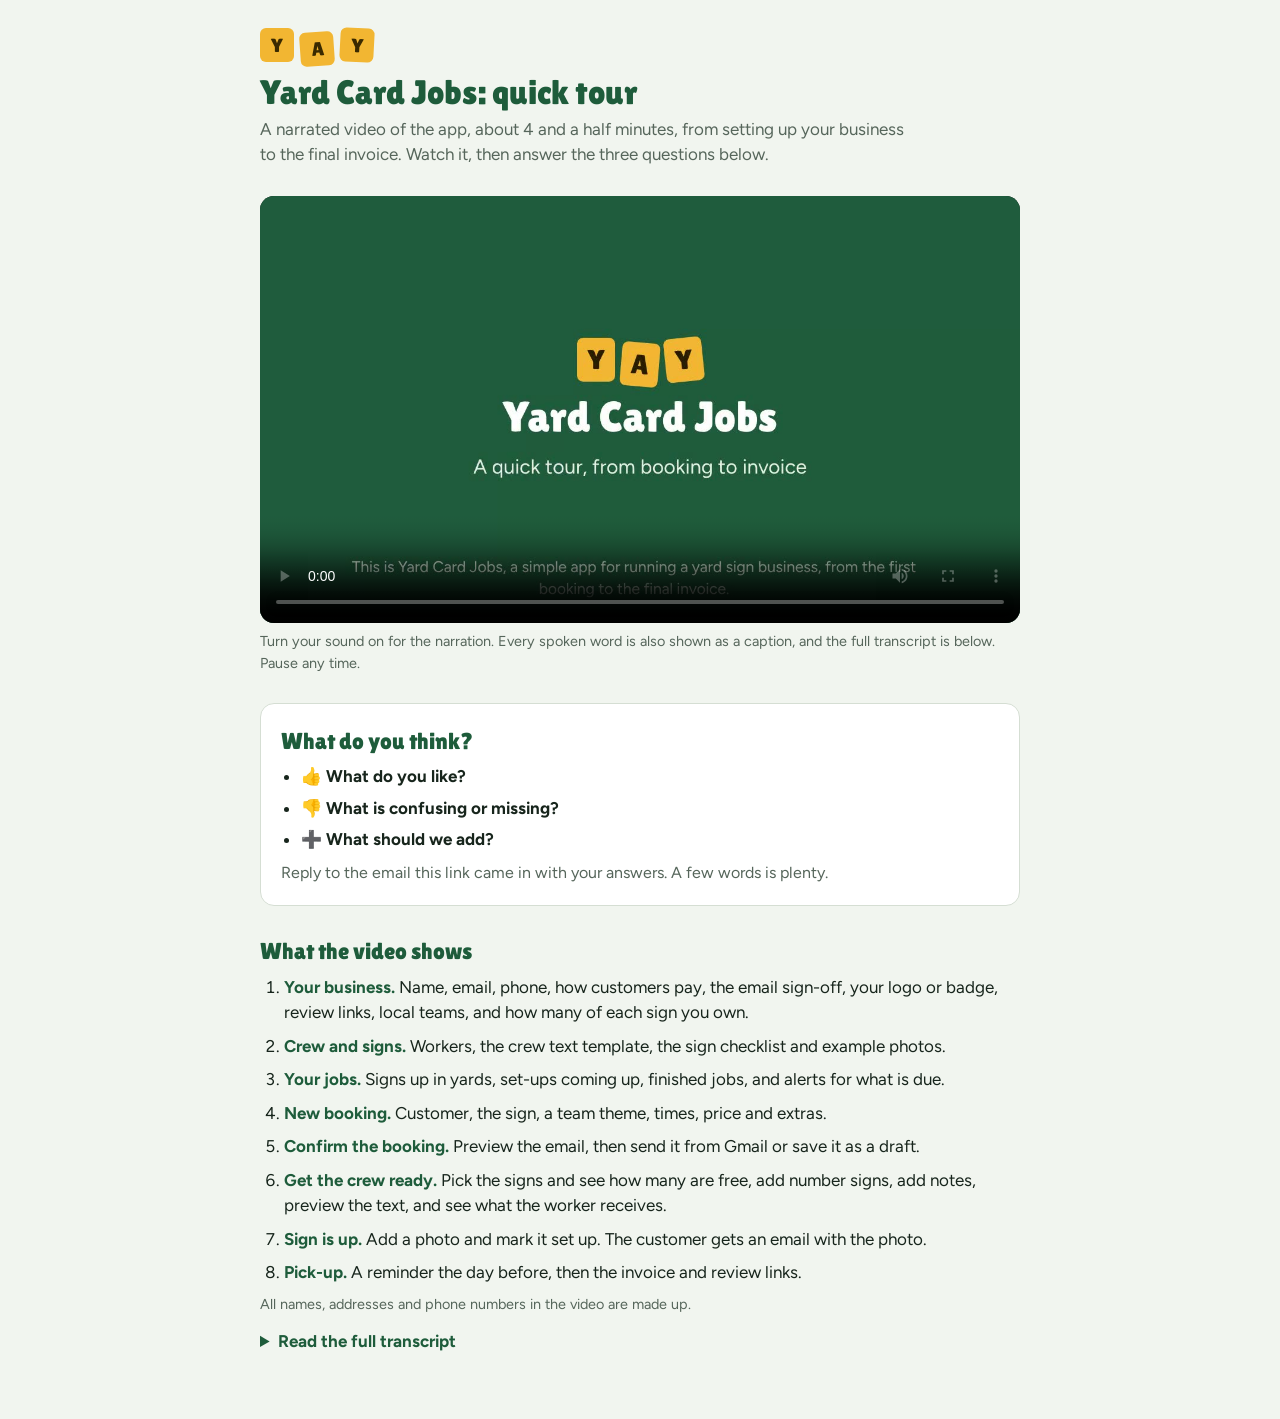
<file: docs/videos/yard-card-tour.html>
<!doctype html>
<html lang="en">
<head>
<meta charset="utf-8">
<meta name="viewport" content="width=device-width,initial-scale=1">
<title>Yard Card Jobs Tour</title>
<link rel="preconnect" href="https://fonts.googleapis.com">
<link rel="stylesheet" href="https://fonts.googleapis.com/css2?family=Lilita+One&family=Figtree:wght@400;600;700&display=swap">
<style>
/* Layout: one narrow column. Video first, then three short questions, then the step list. */
:root{
  --bg:#F1F5EF; --panel:#FFFFFF; --fg:#17251C; --muted:#56665B; --line:#D5DED3;
  --green:#1E5C3B; --gold:#F2B632; --gold-ink:#3A2A00; --ok:#1E7A45;
  --display:"Lilita One","Arial Rounded MT Bold",system-ui,sans-serif;
  --body:"Figtree",system-ui,-apple-system,"Segoe UI",sans-serif;
}
@media (prefers-color-scheme: dark){:root:not([data-theme="light"]){
  --bg:#0F1A13; --panel:#17251C; --fg:#E7EFE8; --muted:#A5B5A9; --line:#2C3D31;
  --green:#7FCB9C; --gold:#F2B632; --gold-ink:#3A2A00; --ok:#7FCB9C; color-scheme:dark}}
:root[data-theme="dark"]{
  --bg:#0F1A13; --panel:#17251C; --fg:#E7EFE8; --muted:#A5B5A9; --line:#2C3D31;
  --green:#7FCB9C; --gold:#F2B632; --gold-ink:#3A2A00; --ok:#7FCB9C; color-scheme:dark}
body{background:var(--bg);color:var(--fg);font-family:var(--body);font-size:17px;line-height:1.5}
.wrap{max-width:760px;margin:0 auto;padding:28px 16px 64px;display:grid;gap:28px}
h1{font-family:var(--display);font-weight:400;font-size:2.1rem;line-height:1.1;margin:0;color:var(--green);text-wrap:balance}
h2{font-family:var(--display);font-weight:400;font-size:1.45rem;margin:0 0 6px;color:var(--green)}
.lead{margin:6px 0 0;color:var(--muted);max-width:60ch}
.stakes{display:flex;gap:6px;margin-bottom:12px}
.stakes span{font-family:var(--display);background:var(--gold);color:var(--gold-ink);width:34px;height:34px;display:grid;place-items:center;border-radius:6px;font-size:1.2rem}
.stakes span:nth-child(2){transform:translateY(4px) rotate(-4deg)}.stakes span:nth-child(3){transform:rotate(3deg)}
video{width:100%;max-width:100%;aspect-ratio:16/9;border-radius:14px;background:#0d1410;display:block}
.hint{font-size:.9rem;color:var(--muted);margin:8px 0 0}
form{background:var(--panel);border:1px solid var(--line);border-radius:14px;padding:20px;display:grid;gap:18px}
label{display:block;font-weight:700;margin-bottom:6px}
label small{font-weight:400;color:var(--muted)}
textarea,input[type=text]{width:100%;box-sizing:border-box;font:inherit;color:var(--fg);background:var(--bg);border:1.5px solid var(--line);border-radius:10px;padding:10px 12px}
textarea{min-height:84px;resize:vertical}
textarea:focus,input:focus,button:focus-visible,video:focus-visible{outline:3px solid var(--gold);outline-offset:2px}
button{font:inherit;font-weight:700;border:0;border-radius:999px;padding:12px 26px;background:var(--gold);color:var(--gold-ink);cursor:pointer;justify-self:start}
button:disabled{opacity:.6;cursor:default}
.msg{margin:0;font-weight:600}.msg.ok{color:var(--ok)}
ol.steps{margin:0;padding-left:1.4em;display:grid;gap:8px}
ol.steps b{color:var(--green)}
.list{display:grid;gap:12px}
.fb{background:var(--panel);border:1px solid var(--line);border-radius:12px;padding:14px 16px}
.fb .who{font-size:.85rem;color:var(--muted);margin-bottom:6px}
.fb p{margin:4px 0}
.fb .k{font-weight:700}
.empty{color:var(--muted);margin:0}
details{margin-top:14px}summary{cursor:pointer;font-weight:700;color:var(--green)}.tr h3{font-size:1.05rem;margin:18px 0 4px;color:var(--green)}.tr p{margin:4px 0;max-width:65ch}
</style>
<style>body{margin:0} ul.qs{margin:0;padding-left:1.2em;display:grid;gap:6px;font-weight:700} .box{background:var(--panel);border:1px solid var(--line);border-radius:14px;padding:20px}</style>
</head>
<body>
<div class="wrap">
  <header>
    <div class="stakes" aria-hidden="true"><span>Y</span><span>A</span><span>Y</span></div>
    <h1>Yard Card Jobs: quick tour</h1>
    <p class="lead">A narrated video of the app, about 4 and a half minutes, from setting up your business to the final invoice. Watch it, then answer the three questions below.</p>
  </header>

  <section aria-label="Demo video">
    <video controls playsinline preload="metadata" poster="yard-card-tour.jpg"><source src="yard-card-tour.mp4" type="video/mp4"></video>
    <p class="hint">Turn your sound on for the narration. Every spoken word is also shown as a caption, and the full transcript is below. Pause any time.</p>
  </section>

  <section class="box">
    <h2>What do you think?</h2>
    <ul class="qs"><li>👍 What do you like?</li><li>👎 What is confusing or missing?</li><li>➕ What should we add?</li></ul>
    <p class="hint" style="font-size:1rem">Reply to the email this link came in with your answers. A few words is plenty.</p>
  </section>

  <section>
    <h2>What the video shows</h2>
    <ol class="steps">
      <li><b>Your business.</b> Name, email, phone, how customers pay, the email sign-off, your logo or badge, review links, local teams, and how many of each sign you own.</li>
      <li><b>Crew and signs.</b> Workers, the crew text template, the sign checklist and example photos.</li>
      <li><b>Your jobs.</b> Signs up in yards, set-ups coming up, finished jobs, and alerts for what is due.</li>
      <li><b>New booking.</b> Customer, the sign, a team theme, times, price and extras.</li>
      <li><b>Confirm the booking.</b> Preview the email, then send it from Gmail or save it as a draft.</li>
      <li><b>Get the crew ready.</b> Pick the signs and see how many are free, add number signs, add notes, preview the text, and see what the worker receives.</li>
      <li><b>Sign is up.</b> Add a photo and mark it set up. The customer gets an email with the photo.</li>
      <li><b>Pick-up.</b> A reminder the day before, then the invoice and review links.</li>
    </ol>
    <p class="hint">All names, addresses and phone numbers in the video are made up.</p>
    <details><summary>Read the full transcript</summary><div class="tr"><h3>Yard Card Jobs</h3><p>This is Yard Card Jobs, a simple app for running a yard sign business, from the first booking to the final invoice.</p><p>It runs on your phone, and keeps everything in one place: your jobs, your crew, and your customer emails.</p><p>As you watch, think about what you like, what&#x27;s confusing, and what you&#x27;d add.</p><h3>Your business</h3><p>Let&#x27;s start with the one-time setup. Tap Business at the bottom of the screen.</p><p>Type your business name, your email and phone number, and how customers pay you, like Venmo, Zelle or cash.</p><p>The sign-off is the friendly line at the end of every email.</p><h3>Logo and app icon</h3><p>Next, your logo. You can upload one, or use a colored badge with your initials.</p><p>Watch the badge change as you pick a color. It also becomes the app&#x27;s icon on your phone.</p><h3>Review links</h3><p>Then paste your review links for Facebook, Instagram and Google.</p><p>They&#x27;re added to the thank-you email, so happy customers can leave a review in one tap.</p><h3>Local teams</h3><p>Under Teams, type the area you serve, and the local high schools, youth leagues and clubs, one per line.</p><p>Michigan pro and college teams are already built in. Your local teams show first when you pick a team for a booking.</p><h3>Sign inventory</h3><p>Inventory is where you count the signs you own, like two birthday banners or twelve confetti stakes. Number signs, from zero to ten, have their own rows.</p><p>The app then shows how many of each sign are free on a job&#x27;s dates, and warns you if you&#x27;re short.</p><p>Tap Save business details. You only need to do this once.</p><h3>Your crew and your signs</h3><p>Next is Crew. List your workers with their phone numbers, and choose how early the app reminds you to text them.</p><p>The crew text is a template. The words in curly brackets fill in by themselves for each job, like the address and the signs to bring.</p><p>Below that is your sign checklist for each occasion, and example photos of past jobs that show the crew what to build.</p><h3>Everything on one screen</h3><p>Now the Jobs screen. It shows signs that are up in yards, set-ups coming soon, and finished jobs.</p><p>The colored alerts at the top tell you what&#x27;s due, like texting your crew before tomorrow&#x27;s set-up, or reminding a customer about pick-up.</p><h3>Add a booking</h3><p>To add a booking, tap New booking.</p><p>Fill in the customer&#x27;s name, email, phone and address.</p><p>Then the sign: the occasion, who it&#x27;s for, the message on the lawn, a team theme if they want one, and any notes.</p><p>Set the set-up and take-down times, the price and the deposit. Extras, like extra balloons, add to the balance automatically.</p><p>Then tap Save.</p><h3>Booked, set up, taken down</h3><p>This is the job page. The three steps across the top show where the job is.</p><p>The highlighted card always shows the next thing to do.</p><h3>Email the customer</h3><p>First, confirm the booking. Tap Preview confirmation email.</p><p>You see the email before it goes out. Change the wording if you like, then send it from your Gmail, or save it as a draft.</p><h3>Pick the signs</h3><p>Next, get the crew ready. Pick the worker, check off the signs for this job, and set how many. Each sign shows how many are free on these dates.</p><p>For the age, open Numbers and pick from the drop-down. For Maya&#x27;s tenth birthday, that&#x27;s the number ten sign. For an age like forty, you&#x27;d add a four and a zero.</p><p>Add notes, like a gate code.</p><h3>Preview the text</h3><p>Tap Preview and text crew. The message fills itself in with the time, the address, the message on the lawn, the team, the signs, your notes, and a link to an example photo.</p><p>You can change anything here. When it looks right, tap Text it, and your phone&#x27;s Messages app opens with everything filled in.</p><h3>What the crew sees</h3><p>And here&#x27;s what Jordan sees on their phone.</p><p>Everything the crew needs, in one text.</p><h3>Add a photo</h3><p>When the sign is up, add a photo of the finished yard, and tap Mark set up.</p><p>The customer gets an email with the photo, so they can see it right away.</p><h3>Reminders before take-down</h3><p>The day before pick-up, the app reminds you to email the customer. You can also email yourself a reminder.</p><h3>Invoice and reviews</h3><p>After pick-up, tap Mark taken down. The invoice email opens, with the balance due, how to pay, and your review links.</p><p>The job then moves to Completed on the Jobs screen.</p><h3>What do you think?</h3><p>That&#x27;s the tour. What do you like? What&#x27;s confusing or missing? And what should we add?</p><p>Please answer the three questions below the video. Thank you!</p></div></details>
  </section>
</div>
</body>
</html>
</file>
<file: docs/styles.css>
:root {
  /* DNEM Access Lens colors (from the desktop tools' branding.py) */
  --blue: #0057BF; --blue-dark: #004A9F; --orange: #EF5323; --tint: #EAF2FD; --text: #14263E; --heading: #172B46; --muted: #4C5E74;
  --bg: #F3F6FA; --card: #FFFFFF; --line: #70839B; --card-line: #CCD6E3; --fail: #8A2030; --pass: #175331; --warn: #763600;
  --focus: #14263E;
}
* { box-sizing: border-box; }
html { -webkit-text-size-adjust: 100%; }
body { margin: 0; font: 17px/1.45 Calibri, "Segoe UI", system-ui, -apple-system, sans-serif; color: var(--text); background: var(--bg); }
.skip { position: absolute; left: -999px; top: 0; background: #fff; padding: 8px; z-index: 10; }
.skip:focus { left: 8px; }
:focus-visible { outline: 3px solid var(--focus); outline-offset: 2px; box-shadow: 0 0 0 5px #fff; }
.bar { position: sticky; top: 0; z-index: 5; display: flex; align-items: center; gap: 8px; background: var(--blue); color: #fff;
  padding: calc(env(safe-area-inset-top) + 10px) 16px 10px; }
.bar h1 { font-size: 1.15rem; margin: 0; flex: 1; overflow: hidden; text-overflow: ellipsis; white-space: nowrap; }
.icon-btn { background: transparent; color: #fff; border: 2px solid #fff; border-radius: 8px; min-width: 44px; min-height: 44px; font-size: 1.3rem; }
.net { font-size: .85rem; background: rgba(0,0,0,.25); padding: 2px 8px; border-radius: 10px; }
main { padding: 16px; padding-bottom: calc(env(safe-area-inset-bottom) + 96px); max-width: 720px; margin: 0 auto; }
main:focus { outline: none; }
h2 { font-size: 1.3rem; margin: 8px 0 12px; color: var(--blue); }
h3 { color: var(--heading); }
h3 { font-size: 1.05rem; margin: 20px 0 8px; }
p.help, .hint { color: var(--muted); font-size: .92rem; margin: 2px 0 0; }
.btn { border-radius: 7px; display: inline-flex; align-items: center; justify-content: center; gap: 6px; min-height: 48px; padding: 10px 18px;
  font: inherit; font-weight: 600; border-radius: 10px; border: 2px solid var(--blue); background: var(--blue); color: #fff; cursor: pointer; text-decoration: none; }
.btn.secondary { background: #fff; color: var(--blue); }
.btn:active { background: var(--blue-dark); }
.btn.secondary:active { background: #D8E8FC; }
.btn.danger { background: #fff; color: var(--fail); border-color: var(--fail); }
.btn.block { width: 100%; }
.row { display: flex; gap: 10px; flex-wrap: wrap; }
.row > .btn { flex: 1 1 140px; }
.card { border: 1px solid var(--card-line); border-radius: 10px; padding: 12px 14px; margin: 10px 0; background: var(--card); box-shadow: 0 1px 2px rgba(20,38,62,.06); }
.card.link { display: block; color: inherit; text-decoration: none; width: 100%; text-align: left; font: inherit; cursor: pointer; }
.card .meta { color: var(--muted); font-size: .9rem; }
.card strong { display: block; }
.badge { display: inline-block; font-size: .8rem; font-weight: 700; padding: 1px 8px; border-radius: 10px; background: var(--tint); color: var(--blue-dark); margin-left: 6px; }
.field { margin: 14px 0; }
.field > label, .field > .lbl, legend { display: block; font-weight: 600; margin-bottom: 4px; }
input[type=text], input[type=date], input[type=number], input[type=search], select, textarea {
  width: 100%; font: inherit; padding: 10px 12px; min-height: 48px; border: 2px solid var(--line); border-radius: 8px; background: #fff; color: var(--text); }
textarea { min-height: 96px; resize: vertical; }
fieldset { border: 1px solid var(--line); border-radius: 10px; padding: 8px 12px 12px; margin: 14px 0; }
.meas { display: grid; grid-template-columns: 1fr auto; gap: 8px; align-items: center; }
.meas select { width: auto; min-width: 84px; }
.na { display: inline-flex; align-items: center; gap: 6px; margin-top: 6px; font-size: .95rem; }
.na input, .choice input, .check input { width: 24px; height: 24px; }
.choices { display: flex; gap: 8px; flex-wrap: wrap; }
.choice { display: inline-flex; align-items: center; gap: 8px; border: 2px solid var(--line); border-radius: 10px; padding: 8px 14px; min-height: 48px; }
.choice:has(input:checked) { border-color: var(--blue); background: var(--tint); }
.check { display: flex; gap: 10px; align-items: flex-start; }
.photos { display: grid; grid-template-columns: repeat(auto-fill, minmax(96px, 1fr)); gap: 8px; margin-top: 8px; }
.photo { position: relative; }
.photo img { width: 100%; aspect-ratio: 1; object-fit: cover; border-radius: 8px; border: 1px solid var(--line); display: block; }
.photo button { position: absolute; top: 4px; right: 4px; min-width: 36px; min-height: 36px; border-radius: 18px; border: 2px solid #fff; background: #000; color: #fff; font-size: 1rem; }
.file-btn { position: relative; overflow: hidden; }
.file-btn input { position: absolute; inset: 0; opacity: 0; cursor: pointer; }
.sticky-actions { position: fixed; left: 0; right: 0; bottom: 0; background: #fff; border-top: 1px solid var(--line);
  padding: 10px 16px calc(env(safe-area-inset-bottom) + 10px); display: flex; gap: 10px; justify-content: center; z-index: 4; }
.sticky-actions .btn { flex: 1; max-width: 340px; }
.toast { position: fixed; left: 50%; transform: translateX(-50%); bottom: calc(env(safe-area-inset-bottom) + 84px); background: #1a1a1a; color: #fff;
  padding: 10px 16px; border-radius: 10px; opacity: 0; transition: opacity .2s; pointer-events: none; max-width: 90vw; z-index: 20; }
.toast.show { opacity: 1; }
.empty { color: var(--muted); text-align: center; padding: 24px 8px; }
.sr { position: absolute; width: 1px; height: 1px; overflow: hidden; clip: rect(0 0 0 0); white-space: nowrap; }
.status-fail { color: var(--fail); font-weight: 700; }
.status-pass { color: var(--pass); font-weight: 700; }
.status-manual { color: var(--warn); font-weight: 700; }

.btn.big { min-height: 60px; font-size: 1.1rem; margin-bottom: 8px; }
ol.walk, ul.checklist { list-style: none; margin: 0; padding: 0; }
.textlink { color: var(--blue-dark); font-weight: 600; display: inline-block; padding: 10px 0; min-height: 44px; }

/* Access Lens header: blue bar, orange accent line, white logo tile on the home screen */
.bar { border-bottom: 4px solid var(--orange); }
.brand { display: flex; gap: 14px; align-items: center; background: var(--blue); color: #fff; border-radius: 12px; padding: 14px 16px; margin: 4px 0 16px; }
.brand p { margin: 0; font-size: 1rem; }
.logo-tile { background: #fff; border-radius: 8px; padding: 6px 8px; flex: 0 0 auto; }
.logo-tile img { display: block; width: 116px; height: auto; }
.card.link strong { color: var(--heading); }
.sticky-actions { background: var(--card); }
</file>
